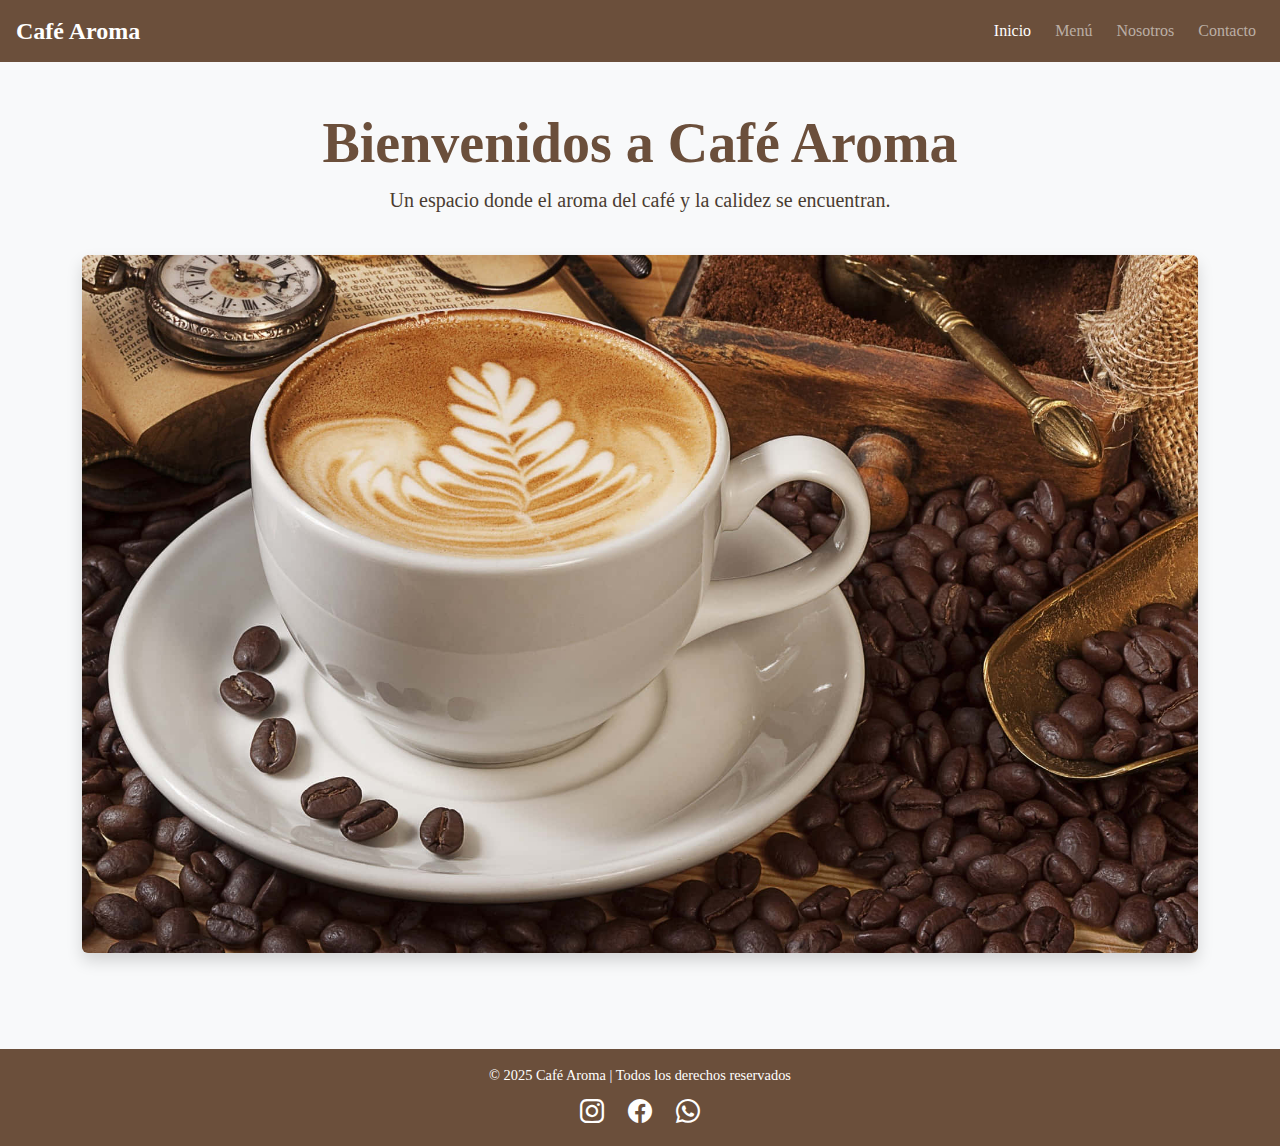
<file: index.html>
<!DOCTYPE html>
<html lang="es">
<head>
    <meta charset="UTF-8">
    <meta name="viewport" content="width=device-width, initial-scale=1.0">
    <title>Café Aroma - Inicio</title>

    <!-- Bootstrap CSS -->
    <link href="https://cdn.jsdelivr.net/npm/bootstrap@5.3.2/dist/css/bootstrap.min.css" rel="stylesheet">

    <!-- Bootstrap Icons -->
    <link rel="stylesheet" href="https://cdn.jsdelivr.net/npm/bootstrap-icons@1.11.1/font/bootstrap-icons.css">

    <!-- Tu CSS -->
    <link rel="stylesheet" href="css/style.css">
</head>

<body class="bg-light">

    <!-- NAVBAR -->
    <nav class="navbar navbar-expand-lg navbar-dark bg-coffee px-3">
        <a class="navbar-brand fw-bold" href="index.html">Café Aroma</a>

        <button class="navbar-toggler" type="button" data-bs-toggle="collapse" data-bs-target="#navbarNav">
            <span class="navbar-toggler-icon"></span>
        </button>

        <div class="collapse navbar-collapse" id="navbarNav">
            <ul class="navbar-nav ms-auto gap-2">
                <li class="nav-item">
                    <a class="nav-link active" href="index.html">Inicio</a>
                </li>
                <li class="nav-item">
                    <a class="nav-link" href="pages/menu.html">Menú</a>
                </li>
                <li class="nav-item">
                    <a class="nav-link" href="pages/nosotros.html">Nosotros</a>
                </li>
                <li class="nav-item">
                    <a class="nav-link" href="pages/contacto.html">Contacto</a>
                </li>
            </ul>
        </div>
    </nav>

    <!-- HERO -->
    <header class="container text-center py-5">
        <h1 class="display-4 fw-bold text-coffee">Bienvenidos a Café Aroma</h1>
        <p class="lead">Un espacio donde el aroma del café y la calidez se encuentran.</p>

        <img src="img/taza.jpg" alt="Taza de café caliente"
             class="img-fluid rounded shadow mt-4">
    </header>

    <!-- FOOTER CON REDES -->
    <footer class="bg-coffee text-white text-center py-3 mt-5">
        <p class="mb-2">© 2025 Café Aroma | Todos los derechos reservados</p>

        <div class="d-flex justify-content-center gap-4 fs-4">

            <a href="https://www.instagram.com/" target="_blank" class="text-white">
                <i class="bi bi-instagram"></i>
            </a>

            <a href="https://www.facebook.com/" target="_blank" class="text-white">
                <i class="bi bi-facebook"></i>
            </a>

            <a href="https://wa.me/5491112345678" target="_blank" class="text-white">
                <i class="bi bi-whatsapp"></i>
            </a>

        </div>
    </footer>

    <script src="https://cdn.jsdelivr.net/npm/bootstrap@5.3.2/dist/js/bootstrap.bundle.min.js"></script>
</body>
</html>
</file>
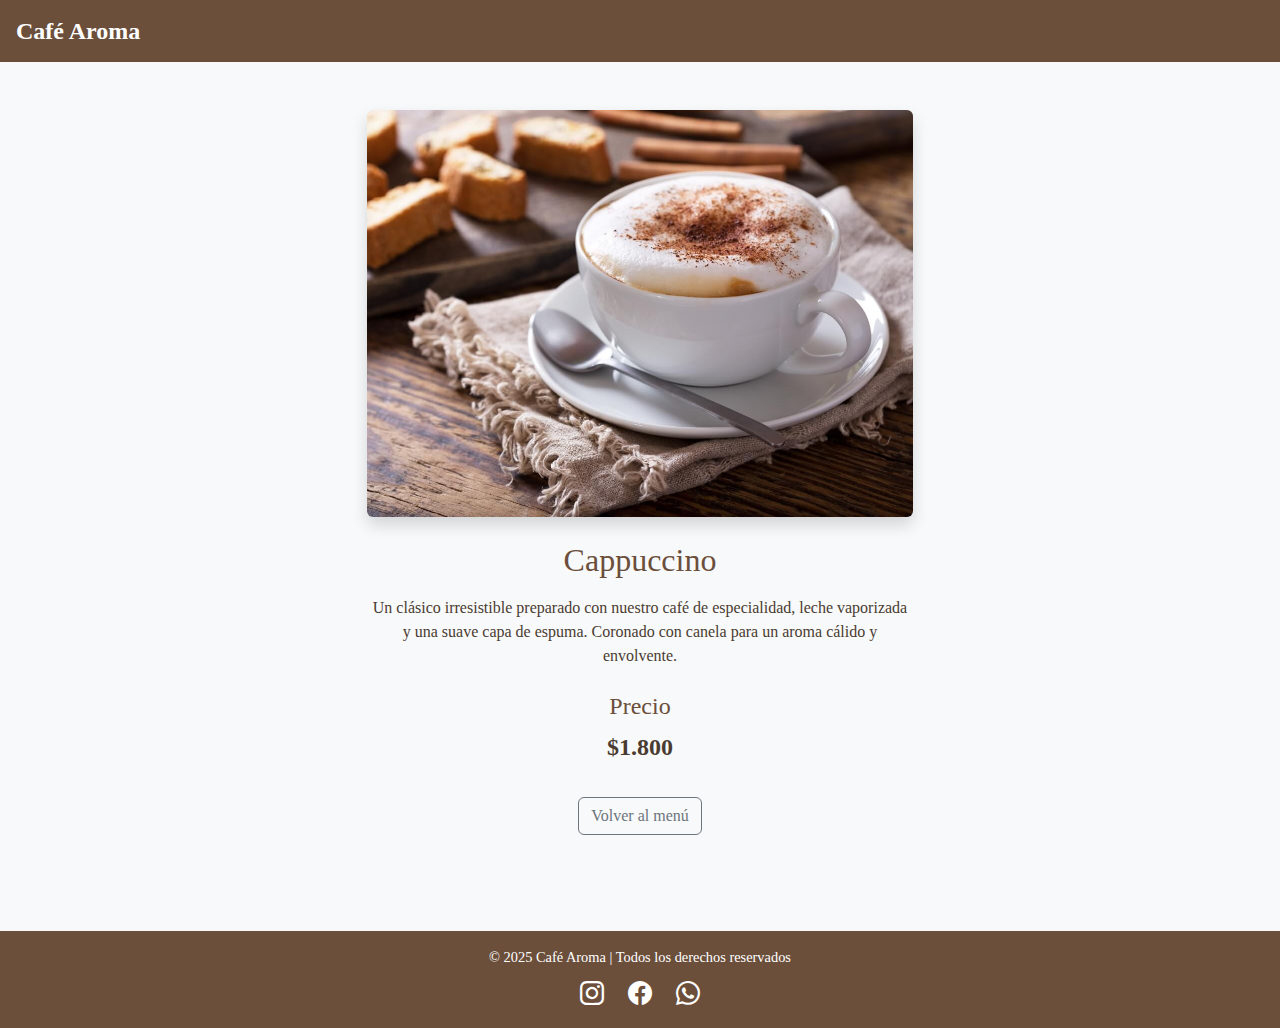
<file: cappuccino.html>
<!DOCTYPE html>
<html lang="es">
<head>
    <meta charset="UTF-8">
    <meta name="viewport" content="width=device-width, initial-scale=1.0">
    <title>Cappuccino - Café Aroma</title>

    <link href="https://cdn.jsdelivr.net/npm/bootstrap@5.3.2/dist/css/bootstrap.min.css" rel="stylesheet">
    <link rel="stylesheet" href="https://cdn.jsdelivr.net/npm/bootstrap-icons@1.11.1/font/bootstrap-icons.css">
    <link rel="stylesheet" href="style.css">
</head>

<body class="bg-light">

    <nav class="navbar navbar-expand-lg navbar-dark bg-coffee px-3">
        <a class="navbar-brand fw-bold" href="index.html">Café Aroma</a>
    </nav>

    <main class="container py-5">

        <div class="row justify-content-center">
            <div class="col-md-6 text-center">
                
                <img src="img/cappuccino.jpg" class="img-fluid rounded shadow mb-4" alt="Cappuccino">

                <h2 class="text-coffee">Cappuccino</h2>
                <p class="mt-3">
                    Un clásico irresistible preparado con nuestro café de especialidad,
                    leche vaporizada y una suave capa de espuma. Coronado con canela para un aroma cálido
                    y envolvente.
                </p>

                <h4 class="text-coffee mt-4">Precio</h4>
                <p class="fs-4"><strong>$1.800</strong></p>

                <a href="menu.html" class="btn btn-outline-secondary mt-3">Volver al menú</a>

            </div>
        </div>

    </main>

    <footer class="bg-coffee text-white text-center py-3 mt-5">
        <p class="mb-2">© 2025 Café Aroma | Todos los derechos reservados</p>

        <div class="d-flex justify-content-center gap-4 fs-4">
            <a href="https://www.instagram.com/" target="_blank" class="text-white"><i class="bi bi-instagram"></i></a>
            <a href="https://www.facebook.com/" target="_blank" class="text-white"><i class="bi bi-facebook"></i></a>
            <a href="https://wa.me/5491112345678" target="_blank" class="text-white"><i class="bi bi-whatsapp"></i></a>
        </div>
    </footer>

    <script src="https://cdn.jsdelivr.net/npm/bootstrap@5.3.2/dist/js/bootstrap.bundle.min.js"></script>
</body>
</html>
</file>
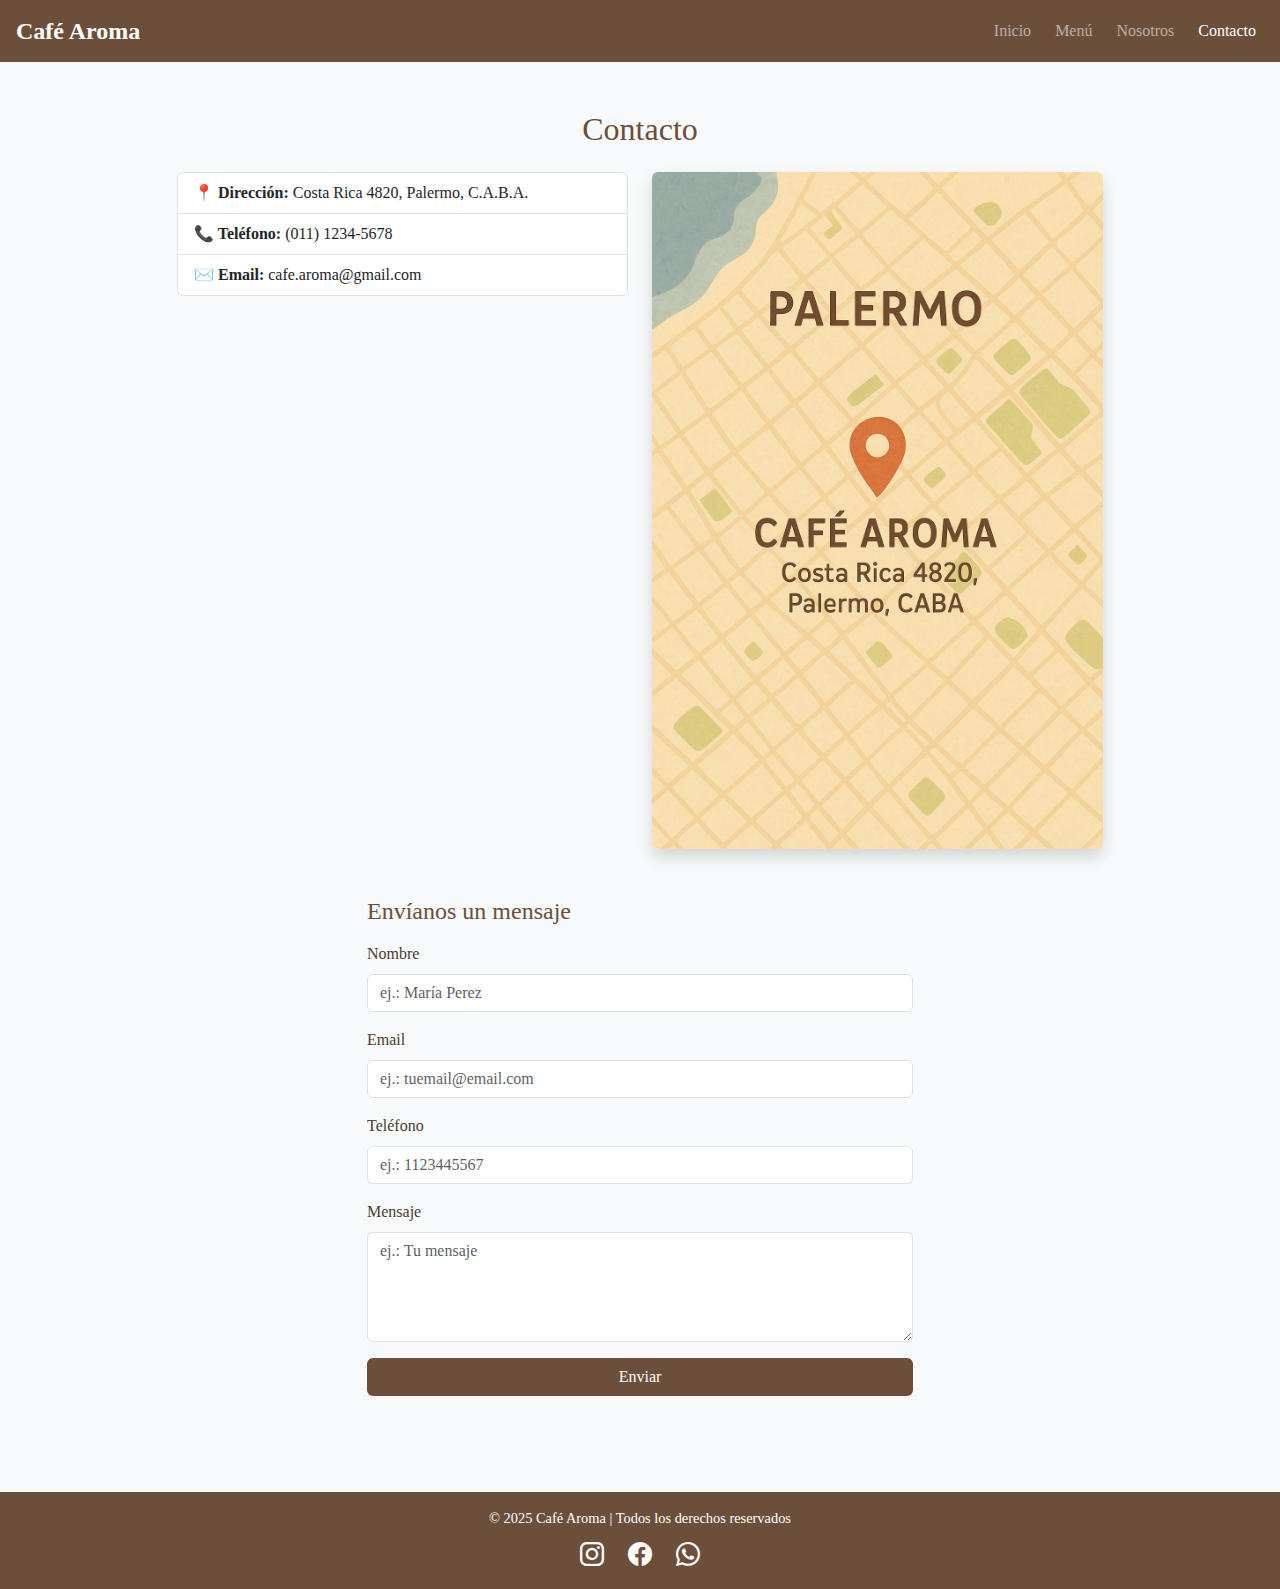
<file: contacto.html>
<!DOCTYPE html>
<html lang="es">
<head>
    <meta charset="UTF-8">
    <meta name="viewport" content="width=device-width, initial-scale=1.0">
    <title>Café Aroma - Contacto</title>

    <!-- Bootstrap CSS -->
    <link href="https://cdn.jsdelivr.net/npm/bootstrap@5.3.2/dist/css/bootstrap.min.css" rel="stylesheet">

    <!-- Bootstrap Icons -->
    <link rel="stylesheet" href="https://cdn.jsdelivr.net/npm/bootstrap-icons@1.11.1/font/bootstrap-icons.css">

    <!-- Tu CSS -->
    <link rel="stylesheet" href="style.css">
</head>

<body class="bg-light">

    <!-- NAVBAR -->
    <nav class="navbar navbar-expand-lg navbar-dark bg-coffee px-3">
        <a class="navbar-brand fw-bold" href="index.html">Café Aroma</a>
        <button class="navbar-toggler" data-bs-toggle="collapse" data-bs-target="#navmenu">
            <span class="navbar-toggler-icon"></span>
        </button>

        <div class="collapse navbar-collapse" id="navmenu">
            <ul class="navbar-nav ms-auto gap-2">
                <li class="nav-item"><a class="nav-link" href="index.html">Inicio</a></li>
                <li class="nav-item"><a class="nav-link" href="menu.html">Menú</a></li>
                <li class="nav-item"><a class="nav-link" href="nosotros.html">Nosotros</a></li>
                <li class="nav-item"><a class="nav-link active" href="contacto.html">Contacto</a></li>
            </ul>
        </div>
    </nav>

    <!-- CONTACTO -->
    <main class="container py-5">

        <h2 class="text-center text-coffee mb-4">Contacto</h2>

        <div class="row justify-content-center g-4">

            <div class="col-md-5">
                <ul class="list-group">
                    <li class="list-group-item"><strong>📍 Dirección:</strong> Costa Rica 4820, Palermo, C.A.B.A.</li>
                    <li class="list-group-item"><strong>📞 Teléfono:</strong> (011) 1234-5678</li>
                    <li class="list-group-item"><strong>✉️ Email:</strong> cafe.aroma@gmail.com</li>
                </ul>
            </div>

            <div class="col-md-5">
                <img src="img/ubi.png" class="img-fluid rounded shadow" alt="Mapa de ubicación del café">
            </div>

        </div>

        <!-- FORMULARIO DE CONTACTO -->
        <div class="row justify-content-center mt-5">
            <div class="col-md-6">

                <h4 class="text-coffee mb-3">Envíanos un mensaje</h4>

                <form action="mailto:cafe.aroma@gmail.com?subject=Consulta%20desde%20la%20Web" 
                      method="POST" enctype="text/plain">

                    <div class="mb-3">
                        <label class="form-label">Nombre</label>
                        <input type="text" class="form-control" name="Nombre" placeholder="ej.: María Perez" required>
                    </div>

                    <div class="mb-3">
                        <label class="form-label">Email</label>
                        <input type="email" class="form-control" name="Email" placeholder="ej.: tuemail@email.com" required>
                    </div>

                    <div class="mb-3">
                        <label class="form-label">Teléfono</label>
                        <input type="tel" class="form-control" name="Telefono" placeholder="ej.: 1123445567">
                    </div>

                    <div class="mb-3">
                        <label class="form-label">Mensaje</label>
                        <textarea class="form-control" name="Mensaje" rows="4" placeholder="ej.: Tu mensaje" required></textarea>
                    </div>

                    <button type="submit" class="btn bg-coffee text-white w-100">
                        Enviar
                    </button>

                </form>

            </div>
        </div>

    </main>

    <!-- FOOTER CON REDES -->
    <footer class="bg-coffee text-white text-center py-3 mt-5">
        <p class="mb-2">© 2025 Café Aroma | Todos los derechos reservados</p>

        <div class="d-flex justify-content-center gap-4 fs-4">

            <!-- Instagram -->
            <a href="https://www.instagram.com/" target="_blank" class="text-white">
                <i class="bi bi-instagram"></i>
            </a>

            <!-- Facebook -->
            <a href="https://www.facebook.com/" target="_blank" class="text-white">
                <i class="bi bi-facebook"></i>
            </a>

            <!-- WhatsApp -->
            <a href="https://wa.me/5491112345678" target="_blank" class="text-white">
                <i class="bi bi-whatsapp"></i>
            </a>

        </div>
    </footer>

    <script src="https://cdn.jsdelivr.net/npm/bootstrap@5.3.2/dist/js/bootstrap.bundle.min.js"></script>
</body>
</html>
</file>
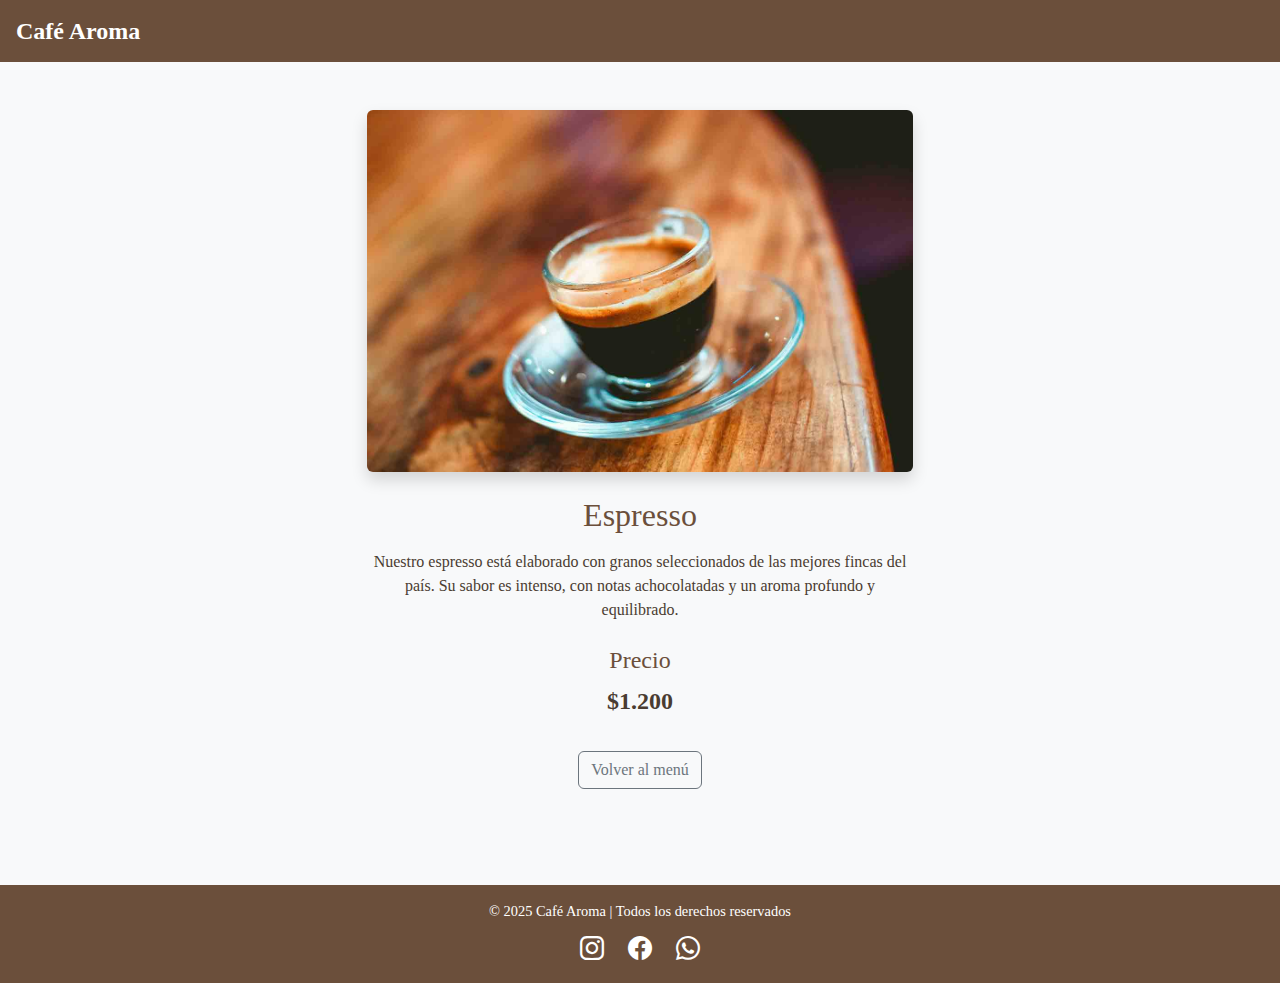
<file: espresso.html>
<!DOCTYPE html>
<html lang="es">
<head>
    <meta charset="UTF-8">
    <meta name="viewport" content="width=device-width, initial-scale=1.0">
    <title>Espresso - Café Aroma</title>

    <link href="https://cdn.jsdelivr.net/npm/bootstrap@5.3.2/dist/css/bootstrap.min.css" rel="stylesheet">
    <link rel="stylesheet" href="https://cdn.jsdelivr.net/npm/bootstrap-icons@1.11.1/font/bootstrap-icons.css">
    <link rel="stylesheet" href="style.css">
</head>

<body class="bg-light">

    <nav class="navbar navbar-expand-lg navbar-dark bg-coffee px-3">
        <a class="navbar-brand fw-bold" href="index.html">Café Aroma</a>
    </nav>

    <main class="container py-5">

        <div class="row justify-content-center">
            <div class="col-md-6 text-center">
                
                <img src="img/espresso.jpg" class="img-fluid rounded shadow mb-4" alt="Espresso">

                <h2 class="text-coffee">Espresso</h2>
                <p class="mt-3">
                    Nuestro espresso está elaborado con granos seleccionados de las mejores fincas del país.
                    Su sabor es intenso, con notas achocolatadas y un aroma profundo y equilibrado.
                </p>

                <h4 class="text-coffee mt-4">Precio</h4>
                <p class="fs-4"><strong>$1.200</strong></p>

                <a href="menu.html" class="btn btn-outline-secondary mt-3">Volver al menú</a>

            </div>
        </div>

    </main>

    <footer class="bg-coffee text-white text-center py-3 mt-5">
        <p class="mb-2">© 2025 Café Aroma | Todos los derechos reservados</p>

        <div class="d-flex justify-content-center gap-4 fs-4">
            <a href="https://www.instagram.com/" target="_blank" class="text-white"><i class="bi bi-instagram"></i></a>
            <a href="https://www.facebook.com/" target="_blank" class="text-white"><i class="bi bi-facebook"></i></a>
            <a href="https://wa.me/5491112345678" target="_blank" class="text-white"><i class="bi bi-whatsapp"></i></a>
        </div>
    </footer>

    <script src="https://cdn.jsdelivr.net/npm/bootstrap@5.3.2/dist/js/bootstrap.bundle.min.js"></script>
</body>
</html>
</file>
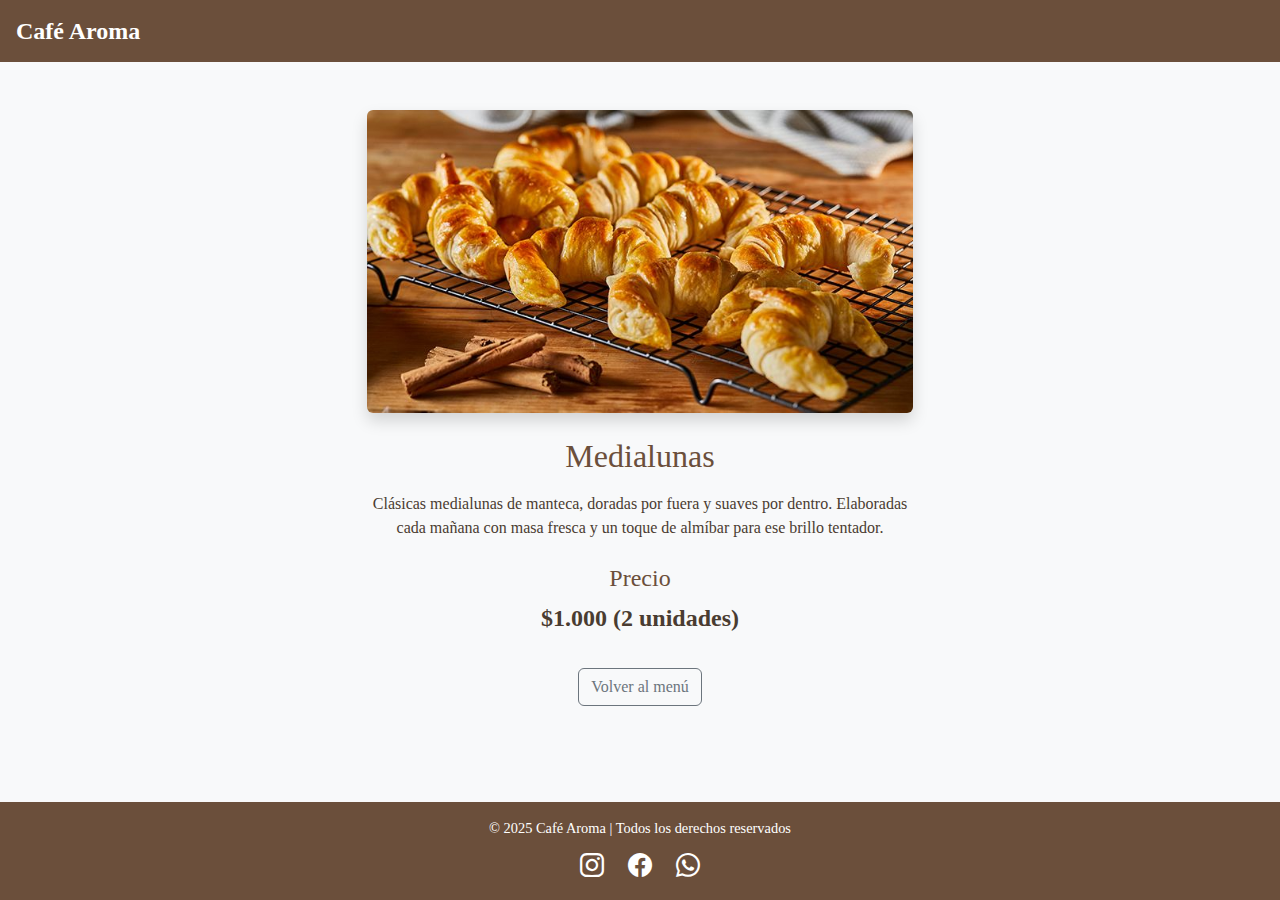
<file: medialunas.html>
<!DOCTYPE html>
<html lang="es">
<head>
    <meta charset="UTF-8">
    <meta name="viewport" content="width=device-width, initial-scale=1.0">
    <title>Medialunas - Café Aroma</title>

    <link href="https://cdn.jsdelivr.net/npm/bootstrap@5.3.2/dist/css/bootstrap.min.css" rel="stylesheet">
    <link rel="stylesheet" href="https://cdn.jsdelivr.net/npm/bootstrap-icons@1.11.1/font/bootstrap-icons.css">
    <link rel="stylesheet" href="style.css">
</head>

<body class="bg-light">

    <nav class="navbar navbar-expand-lg navbar-dark bg-coffee px-3">
        <a class="navbar-brand fw-bold" href="index.html">Café Aroma</a>
    </nav>

    <main class="container py-5">

        <div class="row justify-content-center">
            <div class="col-md-6 text-center">
                
                <img src="img/medialunas.jpg" class="img-fluid rounded shadow mb-4" alt="Medialunas">

                <h2 class="text-coffee">Medialunas</h2>
                <p class="mt-3">
                    Clásicas medialunas de manteca, doradas por fuera y suaves por dentro.
                    Elaboradas cada mañana con masa fresca y un toque de almíbar para ese brillo tentador.
                </p>

                <h4 class="text-coffee mt-4">Precio</h4>
                <p class="fs-4"><strong>$1.000 (2 unidades)</strong></p>

                <a href="menu.html" class="btn btn-outline-secondary mt-3">Volver al menú</a>

            </div>
        </div>

    </main>

    <footer class="bg-coffee text-white text-center py-3 mt-5">
        <p class="mb-2">© 2025 Café Aroma | Todos los derechos reservados</p>

        <div class="d-flex justify-content-center gap-4 fs-4">
            <a href="https://www.instagram.com/" target="_blank" class="text-white"><i class="bi bi-instagram"></i></a>
            <a href="https://www.facebook.com/" target="_blank" class="text-white"><i class="bi bi-facebook"></i></a>
            <a href="https://wa.me/5491112345678" target="_blank" class="text-white"><i class="bi bi-whatsapp"></i></a>
        </div>
    </footer>

    <script src="https://cdn.jsdelivr.net/npm/bootstrap@5.3.2/dist/js/bootstrap.bundle.min.js"></script>
</body>
</html>
</file>
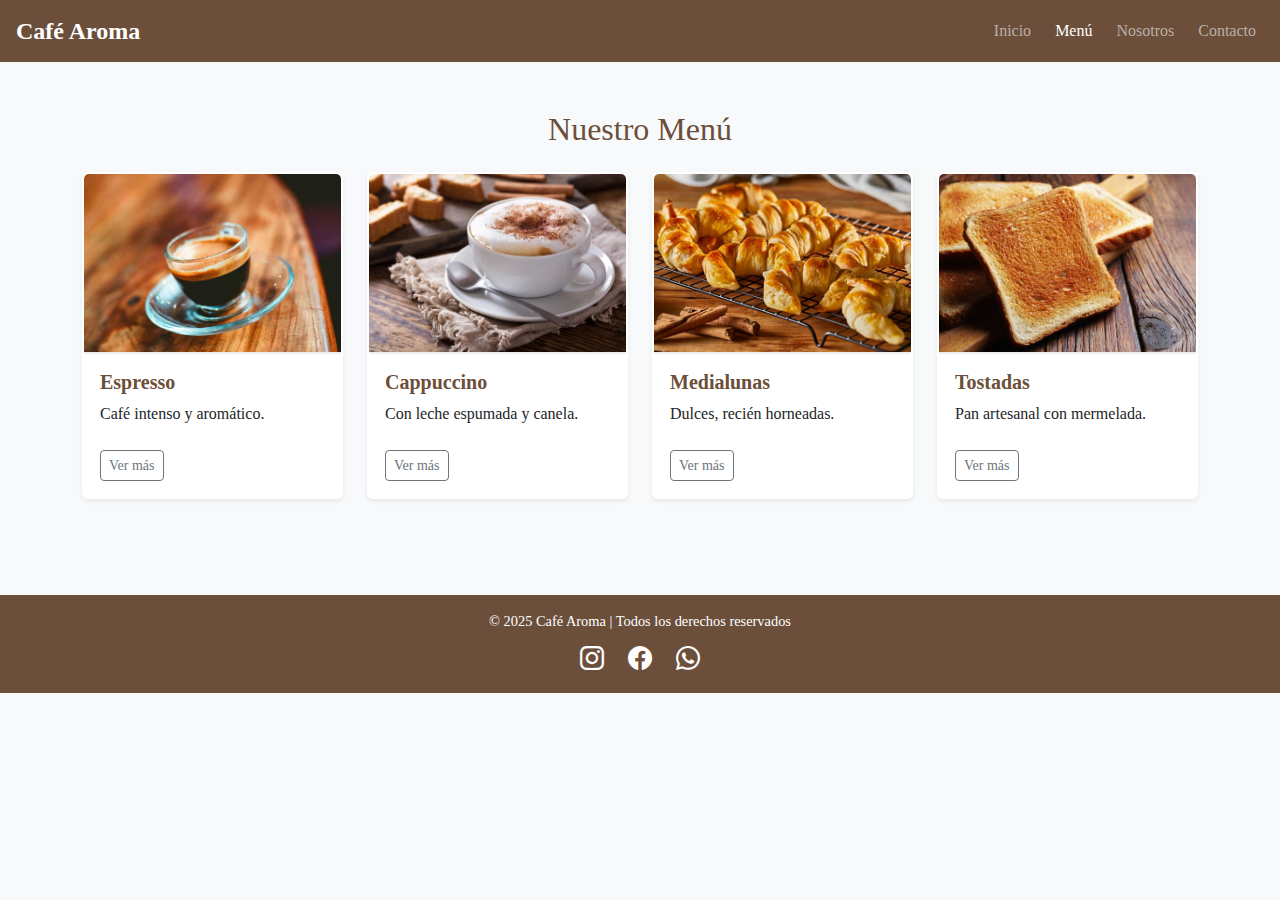
<file: menu.html>
<!DOCTYPE html>
<html lang="es">
<head>
    <meta charset="UTF-8">
    <meta name="viewport" content="width=device-width, initial-scale=1.0">
    <title>Café Aroma - Menú</title>

    <!-- Bootstrap CSS -->
    <link href="https://cdn.jsdelivr.net/npm/bootstrap@5.3.2/dist/css/bootstrap.min.css" rel="stylesheet">

    <!-- Bootstrap Icons -->
    <link rel="stylesheet" href="https://cdn.jsdelivr.net/npm/bootstrap-icons@1.11.1/font/bootstrap-icons.css">

    <!-- Tu CSS -->
    <link rel="stylesheet" href="style.css">
</head>

<body class="bg-light">

    <!-- NAVBAR -->
    <nav class="navbar navbar-expand-lg navbar-dark bg-coffee px-3">
        <a class="navbar-brand fw-bold" href="index.html">Café Aroma</a>
        <button class="navbar-toggler" data-bs-toggle="collapse" data-bs-target="#navmenu">
            <span class="navbar-toggler-icon"></span>
        </button>

        <div class="collapse navbar-collapse" id="navmenu">
            <ul class="navbar-nav ms-auto gap-2">
                <li class="nav-item"><a class="nav-link" href="index.html">Inicio</a></li>
                <li class="nav-item"><a class="nav-link active" href="menu.html">Menú</a></li>
                <li class="nav-item"><a class="nav-link" href="nosotros.html">Nosotros</a></li>
                <li class="nav-item"><a class="nav-link" href="contacto.html">Contacto</a></li>
            </ul>
        </div>
    </nav>

    <!-- MENÚ -->
    <main class="container py-5">
        <h2 class="text-center text-coffee mb-4">Nuestro Menú</h2>

        <div class="row g-4">

            <div class="col-md-6 col-lg-3">
                <div class="card shadow-sm h-100">
                    <img src="img/espresso.jpg" class="card-img-top" alt="Espresso">
                    <div class="card-body">
                        <h5 class="card-title text-coffee">Espresso</h5>
                        <p class="card-text">Café intenso y aromático.</p>
                        <a href="espresso.html" class="btn btn-outline-secondary btn-sm mt-2">Ver más</a>
                    </div>
                </div>
            </div>

            <div class="col-md-6 col-lg-3">
                <div class="card shadow-sm h-100">
                    <img src="img/cappuccino.jpg" class="card-img-top" alt="Cappuccino">
                    <div class="card-body">
                        <h5 class="card-title text-coffee">Cappuccino</h5>
                        <p class="card-text">Con leche espumada y canela.</p>
                        <a href="cappuccino.html" class="btn btn-outline-secondary btn-sm mt-2">Ver más</a>
                    </div>
                </div>
            </div>

            <div class="col-md-6 col-lg-3">
                <div class="card shadow-sm h-100">
                    <img src="img/medialunas.jpg" class="card-img-top" alt="Medialunas">
                    <div class="card-body">
                        <h5 class="card-title text-coffee">Medialunas</h5>
                        <p class="card-text">Dulces, recién horneadas.</p>
                        <a href="medialunas.html" class="btn btn-outline-secondary btn-sm mt-2">Ver más</a>
                    </div>
                </div>
            </div>

            <div class="col-md-6 col-lg-3">
                <div class="card shadow-sm h-100">
                    <img src="img/tostadas.jpg" class="card-img-top" alt="Tostadas">
                    <div class="card-body">
                        <h5 class="card-title text-coffee">Tostadas</h5>
                        <p class="card-text">Pan artesanal con mermelada.</p>
                        <a href="tostadas.html" class="btn btn-outline-secondary btn-sm mt-2">Ver más</a>
                    </div>
                </div>
            </div>

        </div>
    </main>

    <!-- FOOTER CON REDES -->
    <footer class="bg-coffee text-white text-center py-3 mt-5">
        <p class="mb-2">© 2025 Café Aroma | Todos los derechos reservados</p>

        <div class="d-flex justify-content-center gap-4 fs-4">
            <a href="https://www.instagram.com/" target="_blank" class="text-white"><i class="bi bi-instagram"></i></a>
            <a href="https://www.facebook.com/" target="_blank" class="text-white"><i class="bi bi-facebook"></i></a>
            <a href="https://wa.me/5491112345678" target="_blank" class="text-white"><i class="bi bi-whatsapp"></i></a>
        </div>
    </footer>

    <script src="https://cdn.jsdelivr.net/npm/bootstrap@5.3.2/dist/js/bootstrap.bundle.min.js"></script>
</body>
</html>
</file>
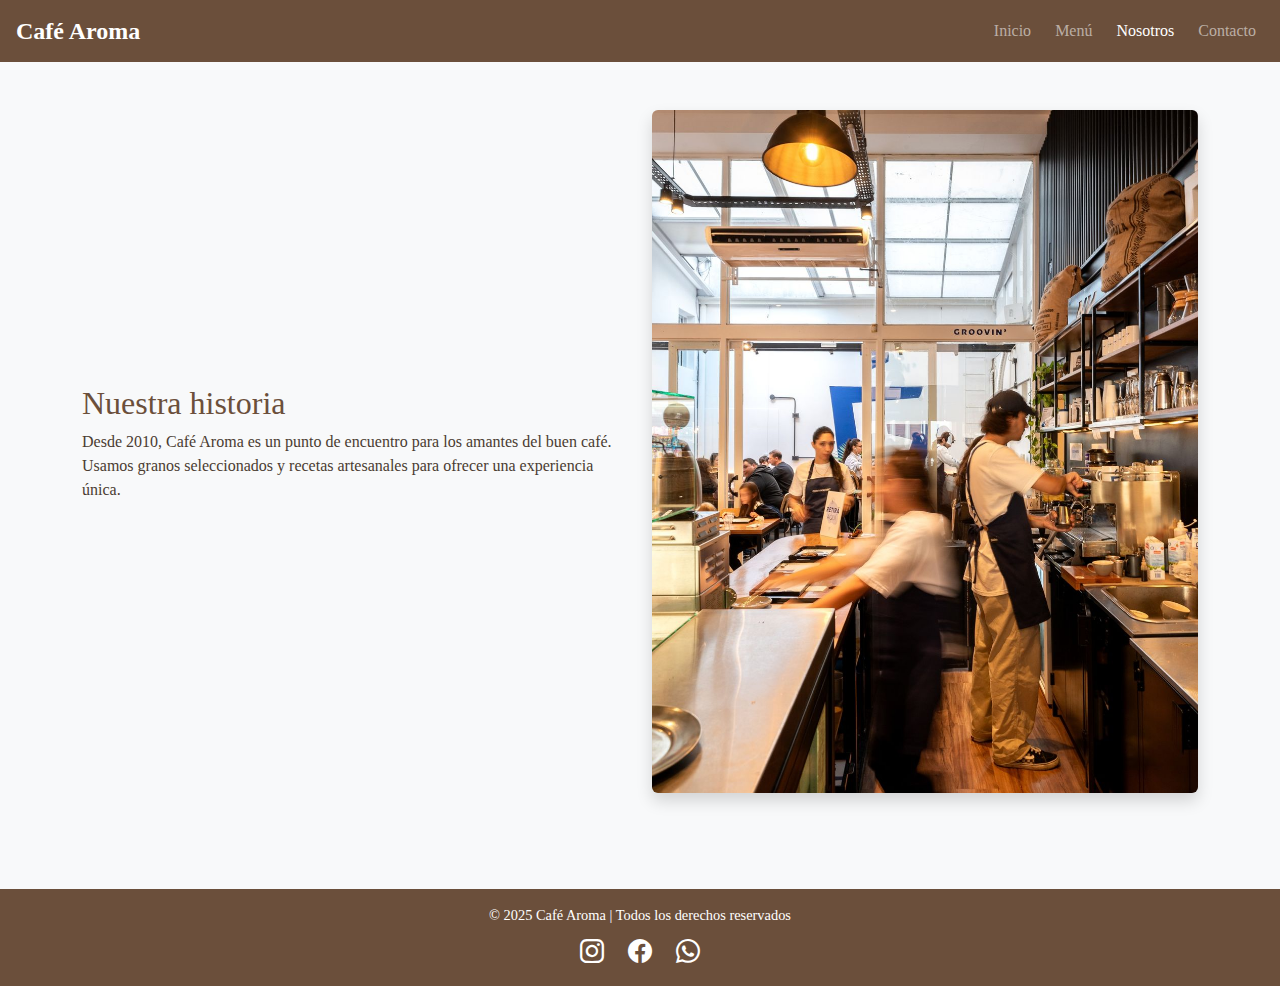
<file: nosotros.html>
<!DOCTYPE html>
<html lang="es">
<head>
    <meta charset="UTF-8">
    <meta name="viewport" content="width=device-width, initial-scale=1.0">
    <title>Café Aroma - Nosotros</title>

    <!-- Bootstrap CSS -->
    <link href="https://cdn.jsdelivr.net/npm/bootstrap@5.3.2/dist/css/bootstrap.min.css" rel="stylesheet">

    <!-- Bootstrap Icons -->
    <link rel="stylesheet" href="https://cdn.jsdelivr.net/npm/bootstrap-icons@1.11.1/font/bootstrap-icons.css">

    <!-- Tu CSS -->
    <link rel="stylesheet" href="style.css">
</head>

<body class="bg-light">

    <!-- NAVBAR -->
    <nav class="navbar navbar-expand-lg navbar-dark bg-coffee px-3">
        <a class="navbar-brand fw-bold" href="index.html">Café Aroma</a>
        <button class="navbar-toggler" data-bs-toggle="collapse" data-bs-target="#navmenu">
            <span class="navbar-toggler-icon"></span>
        </button>

        <div class="collapse navbar-collapse" id="navmenu">
            <ul class="navbar-nav ms-auto gap-2">
                <li class="nav-item"><a class="nav-link" href="index.html">Inicio</a></li>
                <li class="nav-item"><a class="nav-link" href="menu.html">Menú</a></li>
                <li class="nav-item"><a class="nav-link active" href="nosotros.html">Nosotros</a></li>
                <li class="nav-item"><a class="nav-link" href="contacto.html">Contacto</a></li>
            </ul>
        </div>
    </nav>

    <!-- NOSOTROS -->
    <main class="container py-5">
        <div class="row justify-content-center align-items-center g-4">

            <div class="col-md-6">
                <h2 class="text-coffee">Nuestra historia</h2>
                <p>
                    Desde 2010, Café Aroma es un punto de encuentro para los amantes del buen café.  
                    Usamos granos seleccionados y recetas artesanales para ofrecer una experiencia única.
                </p>
            </div>

            <div class="col-md-6">
                <img src="img/cafeteria.jpg" class="img-fluid rounded shadow" alt="Interior del café">
            </div>

        </div>
    </main>

    <!-- FOOTER CON REDES -->
    <footer class="bg-coffee text-white text-center py-3 mt-5">
        <p class="mb-2">© 2025 Café Aroma | Todos los derechos reservados</p>

        <div class="d-flex justify-content-center gap-4 fs-4">

            <!-- Instagram -->
            <a href="https://www.instagram.com/" target="_blank" class="text-white">
                <i class="bi bi-instagram"></i>
            </a>

            <!-- Facebook -->
            <a href="https://www.facebook.com/" target="_blank" class="text-white">
                <i class="bi bi-facebook"></i>
            </a>

            <!-- WhatsApp -->
            <a href="https://wa.me/5491112345678" target="_blank" class="text-white">
                <i class="bi bi-whatsapp"></i>
            </a>

        </div>
    </footer>

    <script src="https://cdn.jsdelivr.net/npm/bootstrap@5.3.2/dist/js/bootstrap.bundle.min.js"></script>
</body>
</html>
</file>
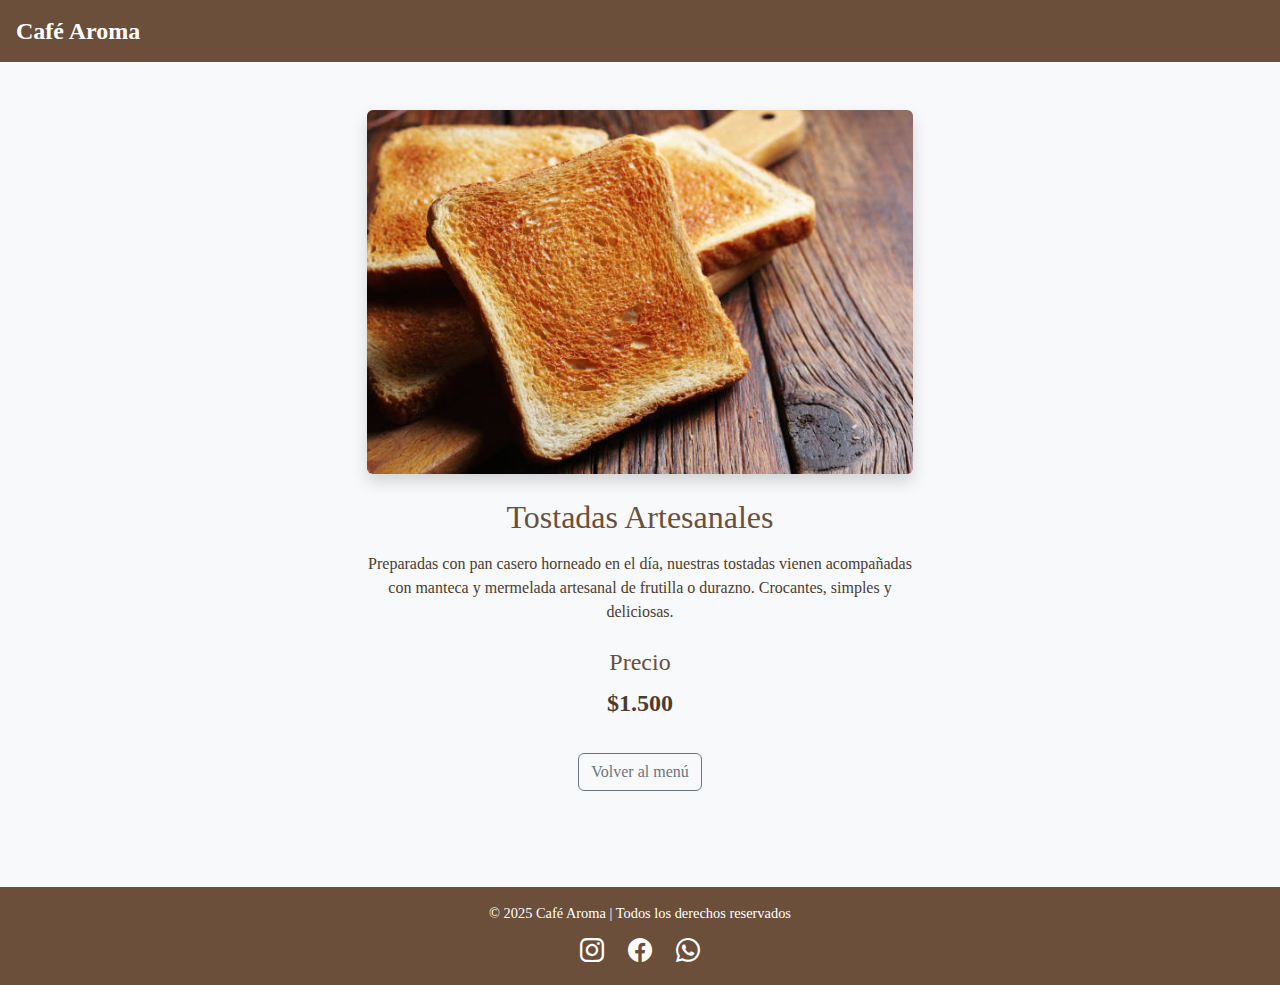
<file: tostadas.html>
<!DOCTYPE html>
<html lang="es">
<head>
    <meta charset="UTF-8">
    <meta name="viewport" content="width=device-width, initial-scale=1.0">
    <title>Tostadas - Café Aroma</title>

    <link href="https://cdn.jsdelivr.net/npm/bootstrap@5.3.2/dist/css/bootstrap.min.css" rel="stylesheet">
    <link rel="stylesheet" href="https://cdn.jsdelivr.net/npm/bootstrap-icons@1.11.1/font/bootstrap-icons.css">
    <link rel="stylesheet" href="style.css">
</head>

<body class="bg-light">

    <nav class="navbar navbar-expand-lg navbar-dark bg-coffee px-3">
        <a class="navbar-brand fw-bold" href="index.html">Café Aroma</a>
    </nav>

    <main class="container py-5">

        <div class="row justify-content-center">
            <div class="col-md-6 text-center">
                
                <img src="img/tostadas.jpg" class="img-fluid rounded shadow mb-4" alt="Tostadas">

                <h2 class="text-coffee">Tostadas Artesanales</h2>
                <p class="mt-3">
                    Preparadas con pan casero horneado en el día, nuestras tostadas vienen acompañadas
                    con manteca y mermelada artesanal de frutilla o durazno. Crocantes, simples y deliciosas.
                </p>

                <h4 class="text-coffee mt-4">Precio</h4>
                <p class="fs-4"><strong>$1.500</strong></p>

                <a href="menu.html" class="btn btn-outline-secondary mt-3">Volver al menú</a>

            </div>
        </div>

    </main>

    <footer class="bg-coffee text-white text-center py-3 mt-5">
        <p class="mb-2">© 2025 Café Aroma | Todos los derechos reservados</p>

        <div class="d-flex justify-content-center gap-4 fs-4">
            <a href="https://www.instagram.com/" target="_blank" class="text-white"><i class="bi bi-instagram"></i></a>
            <a href="https://www.facebook.com/" target="_blank" class="text-white"><i class="bi bi-facebook"></i></a>
            <a href="https://wa.me/5491112345678" target="_blank" class="text-white"><i class="bi bi-whatsapp"></i></a>
        </div>
    </footer>

    <script src="https://cdn.jsdelivr.net/npm/bootstrap@5.3.2/dist/js/bootstrap.bundle.min.js"></script>
</body>
</html>
</file>
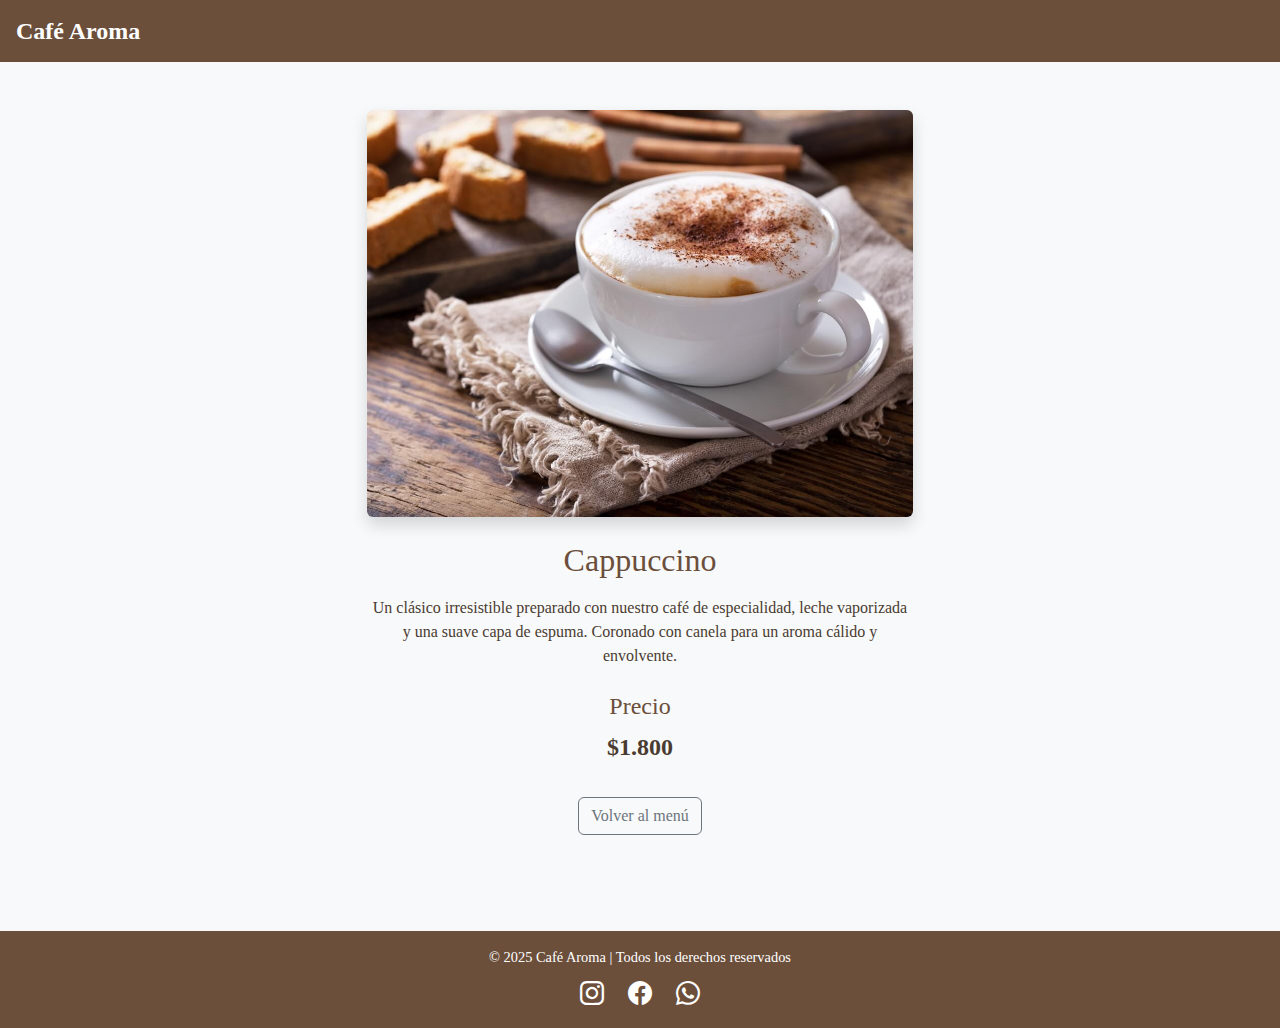
<file: pages/cappuccino.html>
<!DOCTYPE html>
<html lang="es">
<head>
    <meta charset="UTF-8">
    <meta name="viewport" content="width=device-width, initial-scale=1.0">
    <title>Cappuccino - Café Aroma</title>

    <link href="https://cdn.jsdelivr.net/npm/bootstrap@5.3.2/dist/css/bootstrap.min.css" rel="stylesheet">
    <link rel="stylesheet" href="https://cdn.jsdelivr.net/npm/bootstrap-icons@1.11.1/font/bootstrap-icons.css">
    <link rel="stylesheet" href="../css/style.css">
</head>

<body class="bg-light">

    <nav class="navbar navbar-expand-lg navbar-dark bg-coffee px-3">
        <a class="navbar-brand fw-bold" href="../index.html">Café Aroma</a>
    </nav>

    <main class="container py-5">

        <div class="row justify-content-center">
            <div class="col-md-6 text-center">
                
                <img src="../img/cappuccino.jpg" class="img-fluid rounded shadow mb-4" alt="Cappuccino">

                <h2 class="text-coffee">Cappuccino</h2>
                <p class="mt-3">
                    Un clásico irresistible preparado con nuestro café de especialidad,
                    leche vaporizada y una suave capa de espuma. Coronado con canela para un aroma cálido
                    y envolvente.
                </p>

                <h4 class="text-coffee mt-4">Precio</h4>
                <p class="fs-4"><strong>$1.800</strong></p>

                <a href="menu.html" class="btn btn-outline-secondary mt-3">Volver al menú</a>

            </div>
        </div>

    </main>

    <footer class="bg-coffee text-white text-center py-3 mt-5">
        <p class="mb-2">© 2025 Café Aroma | Todos los derechos reservados</p>

        <div class="d-flex justify-content-center gap-4 fs-4">
            <a href="https://www.instagram.com/" target="_blank" class="text-white"><i class="bi bi-instagram"></i></a>
            <a href="https://www.facebook.com/" target="_blank" class="text-white"><i class="bi bi-facebook"></i></a>
            <a href="https://wa.me/5491112345678" target="_blank" class="text-white"><i class="bi bi-whatsapp"></i></a>
        </div>
    </footer>

    <script src="https://cdn.jsdelivr.net/npm/bootstrap@5.3.2/dist/js/bootstrap.bundle.min.js"></script>
</body>
</html>
</file>
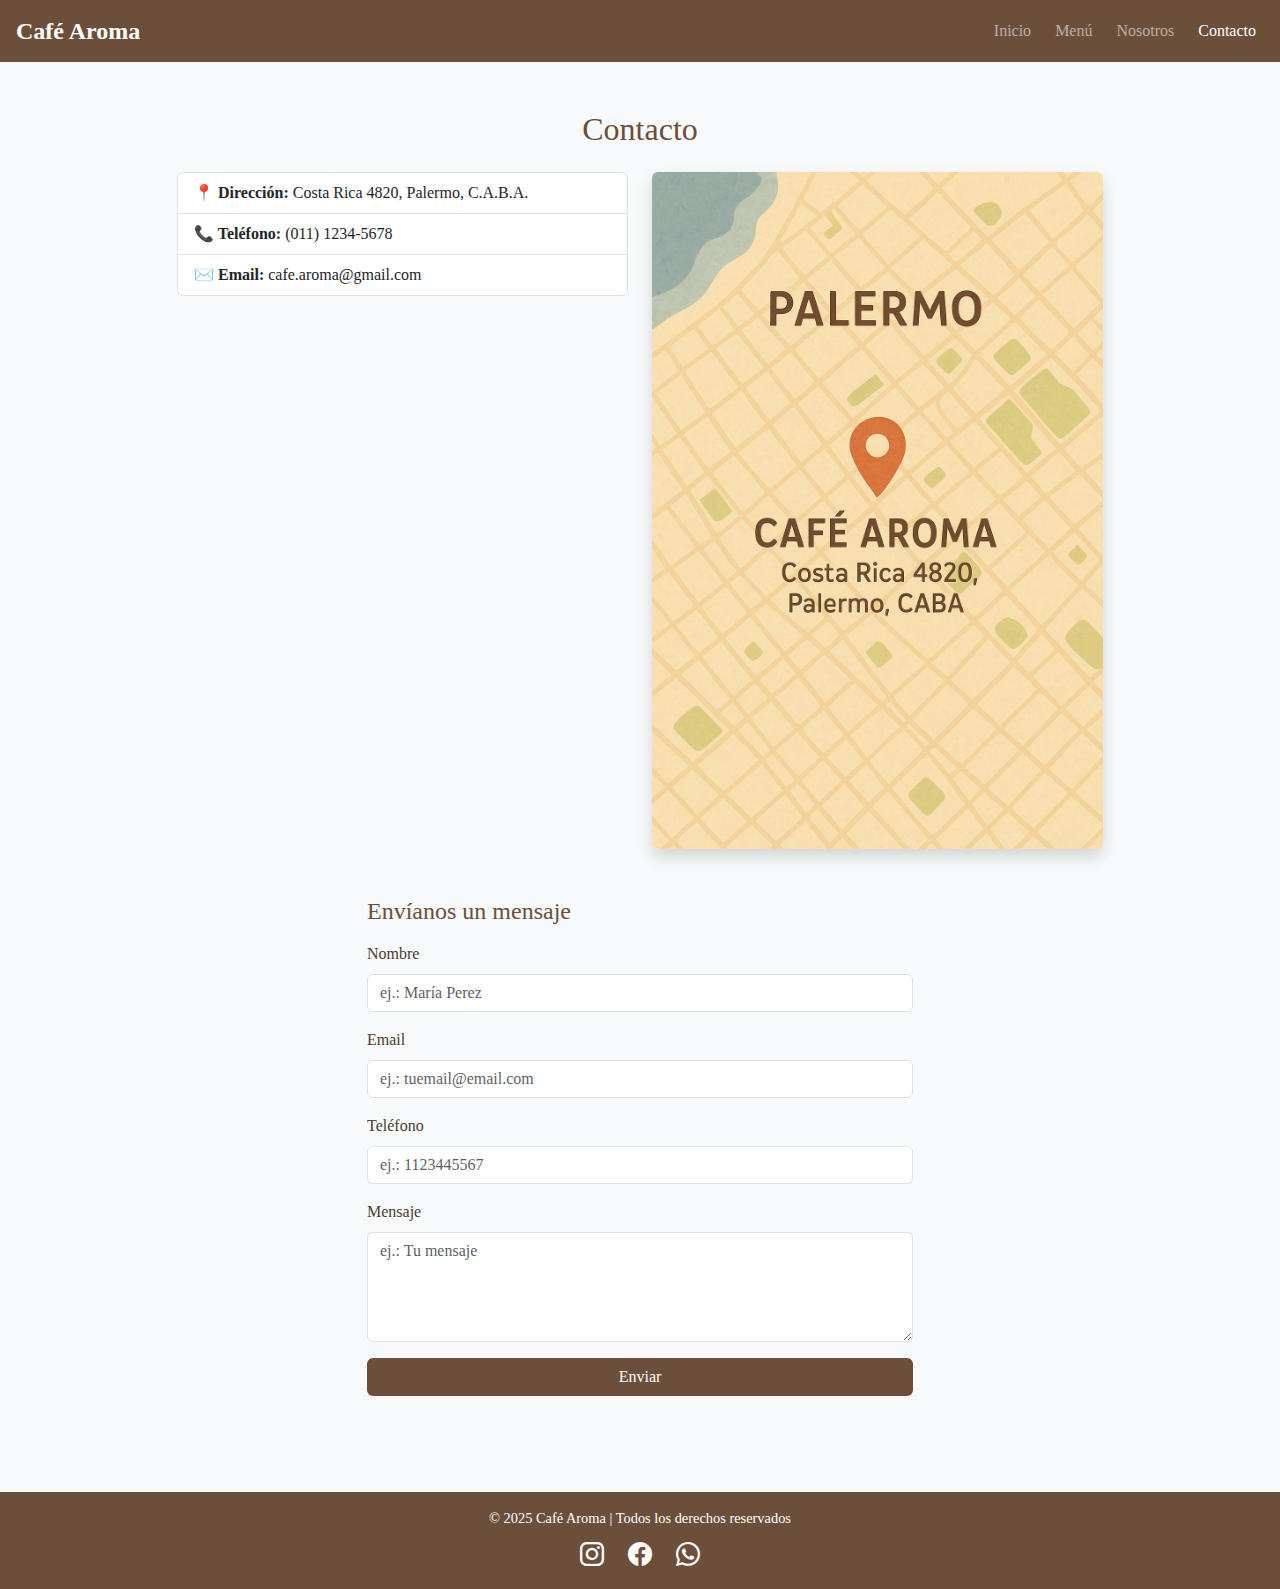
<file: pages/contacto.html>
<!DOCTYPE html>
<html lang="es">
<head>
    <meta charset="UTF-8">
    <meta name="viewport" content="width=device-width, initial-scale=1.0">
    <title>Café Aroma - Contacto</title>

    <!-- Bootstrap CSS -->
    <link href="https://cdn.jsdelivr.net/npm/bootstrap@5.3.2/dist/css/bootstrap.min.css" rel="stylesheet">

    <!-- Bootstrap Icons -->
    <link rel="stylesheet" href="https://cdn.jsdelivr.net/npm/bootstrap-icons@1.11.1/font/bootstrap-icons.css">

    <!-- Tu CSS -->
    <link rel="stylesheet" href="../css/style.css">
</head>

<body class="bg-light">

    <!-- NAVBAR -->
    <nav class="navbar navbar-expand-lg navbar-dark bg-coffee px-3">
        <a class="navbar-brand fw-bold" href="../index.html">Café Aroma</a>
        <button class="navbar-toggler" data-bs-toggle="collapse" data-bs-target="#navmenu">
            <span class="navbar-toggler-icon"></span>
        </button>

        <div class="collapse navbar-collapse" id="navmenu">
            <ul class="navbar-nav ms-auto gap-2">
                <li class="nav-item">
                    <a class="nav-link" href="../index.html">Inicio</a>
                </li>
                <li class="nav-item">
                    <a class="nav-link" href="menu.html">Menú</a>
                </li>
                <li class="nav-item">
                    <a class="nav-link" href="nosotros.html">Nosotros</a>
                </li>
                <li class="nav-item">
                    <a class="nav-link active" href="contacto.html">Contacto</a>
                </li>
            </ul>
        </div>
    </nav>

    <!-- CONTACTO -->
    <main class="container py-5">

        <h2 class="text-center text-coffee mb-4">Contacto</h2>

        <div class="row justify-content-center g-4">

            <div class="col-md-5">
                <ul class="list-group">
                    <li class="list-group-item"><strong>📍 Dirección:</strong> Costa Rica 4820, Palermo, C.A.B.A.</li>
                    <li class="list-group-item"><strong>📞 Teléfono:</strong> (011) 1234-5678</li>
                    <li class="list-group-item"><strong>✉️ Email:</strong> cafe.aroma@gmail.com</li>
                </ul>
            </div>

            <div class="col-md-5">
                <img src="../img/ubi.png" class="img-fluid rounded shadow" alt="Mapa de ubicación del café">
            </div>

        </div>

        <!-- FORMULARIO DE CONTACTO -->
        <div class="row justify-content-center mt-5">
            <div class="col-md-6">

                <h4 class="text-coffee mb-3">Envíanos un mensaje</h4>

                <form action="mailto:cafe.aroma@gmail.com?subject=Consulta%20desde%20la%20Web" 
                      method="POST" enctype="text/plain">

                    <div class="mb-3">
                        <label class="form-label">Nombre</label>
                        <input type="text" class="form-control" name="Nombre" placeholder="ej.: María Perez" required>
                    </div>

                    <div class="mb-3">
                        <label class="form-label">Email</label>
                        <input type="email" class="form-control" name="Email" placeholder="ej.: tuemail@email.com" required>
                    </div>

                    <div class="mb-3">
                        <label class="form-label">Teléfono</label>
                        <input type="tel" class="form-control" name="Telefono" placeholder="ej.: 1123445567">
                    </div>

                    <div class="mb-3">
                        <label class="form-label">Mensaje</label>
                        <textarea class="form-control" name="Mensaje" rows="4" placeholder="ej.: Tu mensaje" required></textarea>
                    </div>

                    <button type="submit" class="btn bg-coffee text-white w-100">
                        Enviar
                    </button>

                </form>

            </div>
        </div>

    </main>

    <!-- FOOTER CON REDES -->
    <footer class="bg-coffee text-white text-center py-3 mt-5">
        <p class="mb-2">© 2025 Café Aroma | Todos los derechos reservados</p>

        <div class="d-flex justify-content-center gap-4 fs-4">
            <a href="https://www.instagram.com/" target="_blank" class="text-white">
                <i class="bi bi-instagram"></i>
            </a>
            <a href="https://www.facebook.com/" target="_blank" class="text-white">
                <i class="bi bi-facebook"></i>
            </a>
            <a href="https://wa.me/5491112345678" target="_blank" class="text-white">
                <i class="bi bi-whatsapp"></i>
            </a>
        </div>
    </footer>

    <script src="https://cdn.jsdelivr.net/npm/bootstrap@5.3.2/dist/js/bootstrap.bundle.min.js"></script>
</body>
</html>
</file>
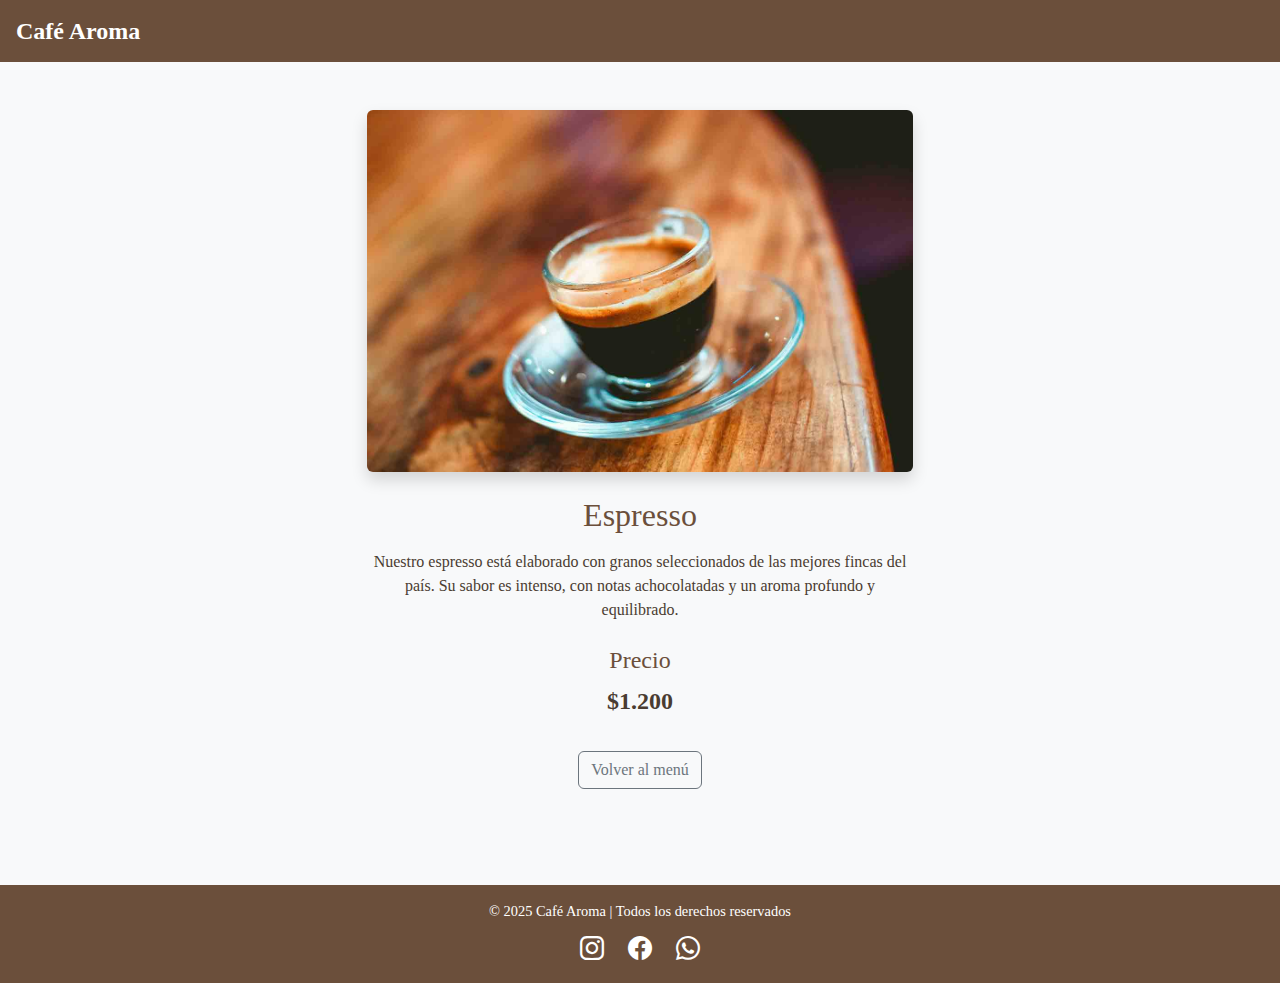
<file: pages/espresso.html>
<!DOCTYPE html>
<html lang="es">
<head>
    <meta charset="UTF-8">
    <meta name="viewport" content="width=device-width, initial-scale=1.0">
    <title>Espresso - Café Aroma</title>

    <link href="https://cdn.jsdelivr.net/npm/bootstrap@5.3.2/dist/css/bootstrap.min.css" rel="stylesheet">
    <link rel="stylesheet" href="https://cdn.jsdelivr.net/npm/bootstrap-icons@1.11.1/font/bootstrap-icons.css">
    <link rel="stylesheet" href="../css/style.css">
</head>

<body class="bg-light">

    <nav class="navbar navbar-expand-lg navbar-dark bg-coffee px-3">
        <a class="navbar-brand fw-bold" href="../index.html">Café Aroma</a>
    </nav>

    <main class="container py-5">

        <div class="row justify-content-center">
            <div class="col-md-6 text-center">
                
                <img src="../img/espresso.jpg" class="img-fluid rounded shadow mb-4" alt="Espresso">

                <h2 class="text-coffee">Espresso</h2>
                <p class="mt-3">
                    Nuestro espresso está elaborado con granos seleccionados de las mejores fincas del país.
                    Su sabor es intenso, con notas achocolatadas y un aroma profundo y equilibrado.
                </p>

                <h4 class="text-coffee mt-4">Precio</h4>
                <p class="fs-4"><strong>$1.200</strong></p>

                <a href="menu.html" class="btn btn-outline-secondary mt-3">Volver al menú</a>

            </div>
        </div>

    </main>

    <footer class="bg-coffee text-white text-center py-3 mt-5">
        <p class="mb-2">© 2025 Café Aroma | Todos los derechos reservados</p>

        <div class="d-flex justify-content-center gap-4 fs-4">
            <a href="https://www.instagram.com/" target="_blank" class="text-white"><i class="bi bi-instagram"></i></a>
            <a href="https://www.facebook.com/" target="_blank" class="text-white"><i class="bi bi-facebook"></i></a>
            <a href="https://wa.me/5491112345678" target="_blank" class="text-white"><i class="bi bi-whatsapp"></i></a>
        </div>
    </footer>

    <script src="https://cdn.jsdelivr.net/npm/bootstrap@5.3.2/dist/js/bootstrap.bundle.min.js"></script>
</body>
</html>
</file>
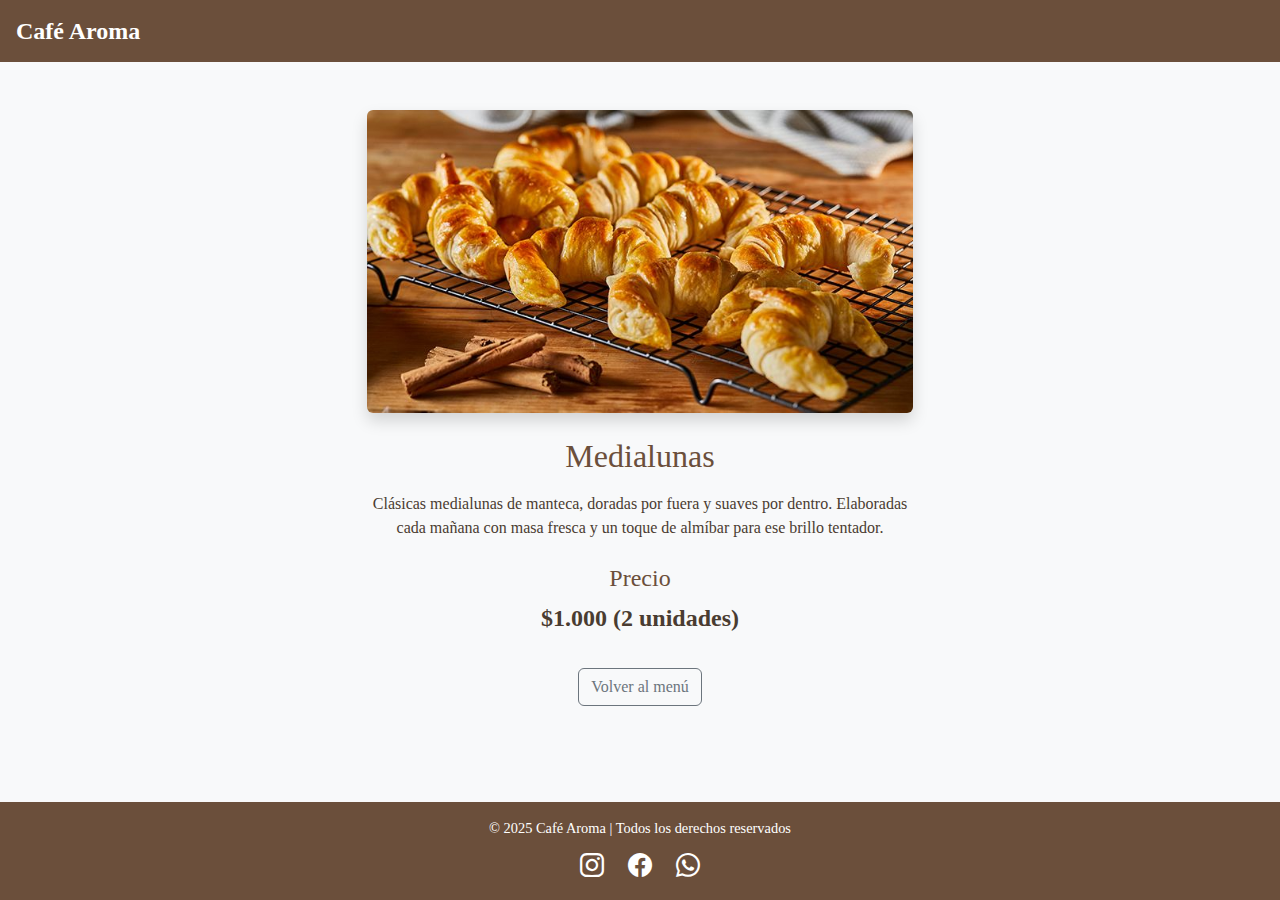
<file: pages/medialunas.html>
<!DOCTYPE html>
<html lang="es">
<head>
    <meta charset="UTF-8">
    <meta name="viewport" content="width=device-width, initial-scale=1.0">
    <title>Medialunas - Café Aroma</title>

    <link href="https://cdn.jsdelivr.net/npm/bootstrap@5.3.2/dist/css/bootstrap.min.css" rel="stylesheet">
    <link rel="stylesheet" href="https://cdn.jsdelivr.net/npm/bootstrap-icons@1.11.1/font/bootstrap-icons.css">
    <link rel="stylesheet" href="../css/style.css">
</head>

<body class="bg-light">

    <nav class="navbar navbar-expand-lg navbar-dark bg-coffee px-3">
        <a class="navbar-brand fw-bold" href="../index.html">Café Aroma</a>
    </nav>

    <main class="container py-5">

        <div class="row justify-content-center">
            <div class="col-md-6 text-center">
                
                <img src="../img/medialunas.jpg" class="img-fluid rounded shadow mb-4" alt="Medialunas">

                <h2 class="text-coffee">Medialunas</h2>
                <p class="mt-3">
                    Clásicas medialunas de manteca, doradas por fuera y suaves por dentro.
                    Elaboradas cada mañana con masa fresca y un toque de almíbar para ese brillo tentador.
                </p>

                <h4 class="text-coffee mt-4">Precio</h4>
                <p class="fs-4"><strong>$1.000 (2 unidades)</strong></p>

                <a href="menu.html" class="btn btn-outline-secondary mt-3">Volver al menú</a>

            </div>
        </div>

    </main>

    <footer class="bg-coffee text-white text-center py-3 mt-5">
        <p class="mb-2">© 2025 Café Aroma | Todos los derechos reservados</p>

        <div class="d-flex justify-content-center gap-4 fs-4">
            <a href="https://www.instagram.com/" target="_blank" class="text-white"><i class="bi bi-instagram"></i></a>
            <a href="https://www.facebook.com/" target="_blank" class="text-white"><i class="bi bi-facebook"></i></a>
            <a href="https://wa.me/5491112345678" target="_blank" class="text-white"><i class="bi bi-whatsapp"></i></a>
        </div>
    </footer>

    <script src="https://cdn.jsdelivr.net/npm/bootstrap@5.3.2/dist/js/bootstrap.bundle.min.js"></script>
</body>
</html>
</file>
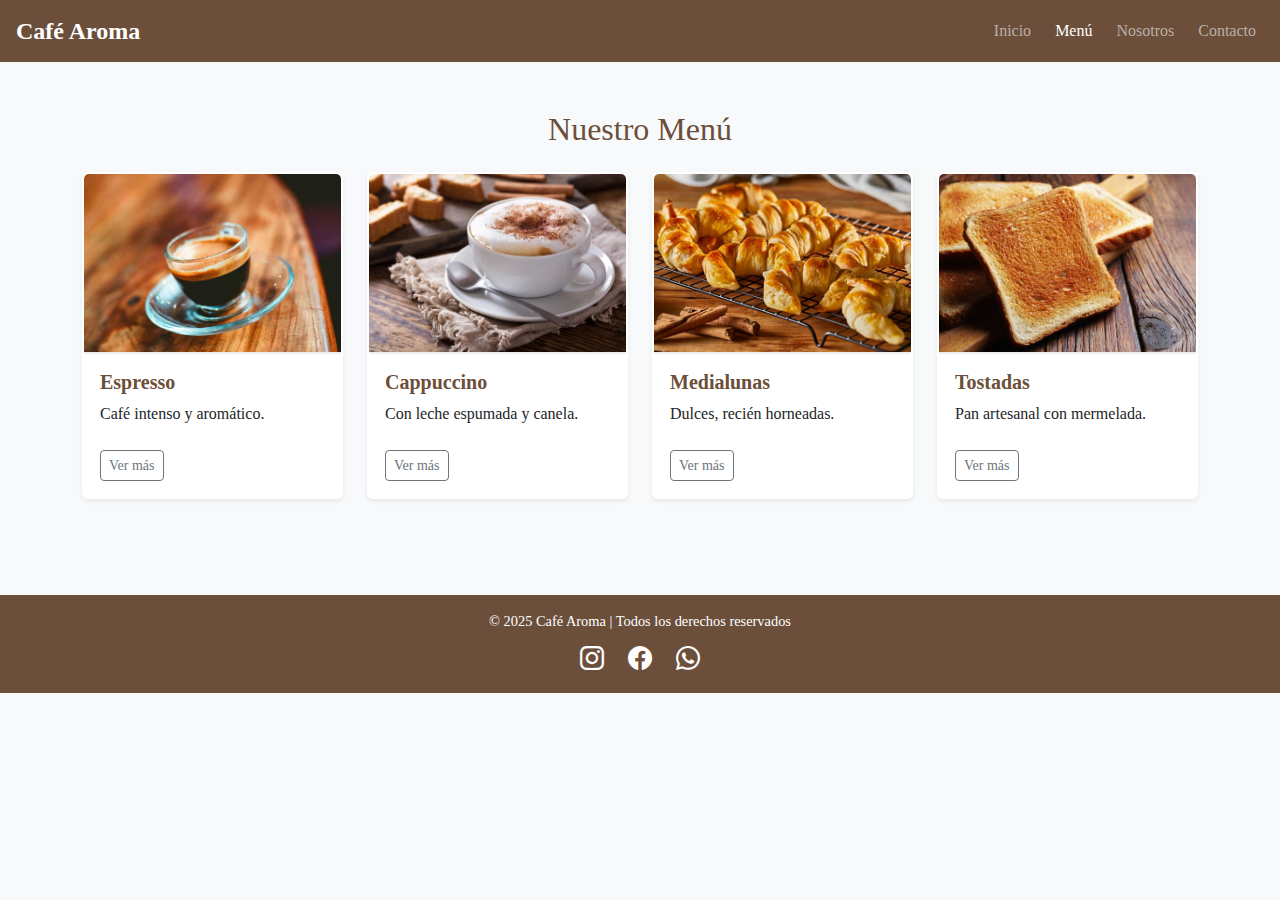
<file: pages/menu.html>
<!DOCTYPE html>
<html lang="es">
<head>
    <meta charset="UTF-8">
    <meta name="viewport" content="width=device-width, initial-scale=1.0">
    <title>Café Aroma - Menú</title>

    <!-- Bootstrap CSS -->
    <link href="https://cdn.jsdelivr.net/npm/bootstrap@5.3.2/dist/css/bootstrap.min.css" rel="stylesheet">

    <!-- Bootstrap Icons -->
    <link rel="stylesheet" href="https://cdn.jsdelivr.net/npm/bootstrap-icons@1.11.1/font/bootstrap-icons.css">

    <!-- Tu CSS -->
    <link rel="stylesheet" href="../css/style.css">
</head>

<body class="bg-light">

    <!-- NAVBAR -->
    <nav class="navbar navbar-expand-lg navbar-dark bg-coffee px-3">
        <a class="navbar-brand fw-bold" href="../index.html">Café Aroma</a>
        <button class="navbar-toggler" data-bs-toggle="collapse" data-bs-target="#navmenu">
            <span class="navbar-toggler-icon"></span>
        </button>

        <div class="collapse navbar-collapse" id="navmenu">
            <ul class="navbar-nav ms-auto gap-2">
                <li class="nav-item">
                    <a class="nav-link" href="../index.html">Inicio</a>
                </li>
                <li class="nav-item">
                    <a class="nav-link active" href="menu.html">Menú</a>
                </li>
                <li class="nav-item">
                    <a class="nav-link" href="nosotros.html">Nosotros</a>
                </li>
                <li class="nav-item">
                    <a class="nav-link" href="contacto.html">Contacto</a>
                </li>
            </ul>
        </div>
    </nav>

   <!-- MENÚ -->
<main class="container py-5">
    <h2 class="text-center text-coffee mb-4">Nuestro Menú</h2>

    <div class="menu-grid">

        <div class="card shadow-sm h-100">
            <img src="../img/espresso.jpg" class="card-img-top" alt="Espresso">
            <div class="card-body">
                <h5 class="card-title text-coffee">Espresso</h5>
                <p class="card-text">Café intenso y aromático.</p>
                <a href="espresso.html" class="btn btn-outline-secondary btn-sm mt-2">Ver más</a>
            </div>
        </div>

        <div class="card shadow-sm h-100">
            <img src="../img/cappuccino.jpg" class="card-img-top" alt="Cappuccino">
            <div class="card-body">
                <h5 class="card-title text-coffee">Cappuccino</h5>
                <p class="card-text">Con leche espumada y canela.</p>
                <a href="cappuccino.html" class="btn btn-outline-secondary btn-sm mt-2">Ver más</a>
            </div>
        </div>

        <div class="card shadow-sm h-100">
            <img src="../img/medialunas.jpg" class="card-img-top" alt="Medialunas">
            <div class="card-body">
                <h5 class="card-title text-coffee">Medialunas</h5>
                <p class="card-text">Dulces, recién horneadas.</p>
                <a href="medialunas.html" class="btn btn-outline-secondary btn-sm mt-2">Ver más</a>
            </div>
        </div>

        <div class="card shadow-sm h-100">
            <img src="../img/tostadas.jpg" class="card-img-top" alt="Tostadas">
            <div class="card-body">
                <h5 class="card-title text-coffee">Tostadas</h5>
                <p class="card-text">Pan artesanal con mermelada.</p>
                <a href="tostadas.html" class="btn btn-outline-secondary btn-sm mt-2">Ver más</a>
            </div>
        </div>

    </div>
</main>

    <!-- FOOTER CON REDES -->
    <footer class="bg-coffee text-white text-center py-3 mt-5">
        <p class="mb-2">© 2025 Café Aroma | Todos los derechos reservados</p>

        <div class="d-flex justify-content-center gap-4 fs-4">
            <a href="https://www.instagram.com/" target="_blank" class="text-white">
                <i class="bi bi-instagram"></i>
            </a>
            <a href="https://www.facebook.com/" target="_blank" class="text-white">
                <i class="bi bi-facebook"></i>
            </a>
            <a href="https://wa.me/5491112345678" target="_blank" class="text-white">
                <i class="bi bi-whatsapp"></i>
            </a>
        </div>
    </footer>

    <script src="https://cdn.jsdelivr.net/npm/bootstrap@5.3.2/dist/js/bootstrap.bundle.min.js"></script>
</body>
</html>
</file>
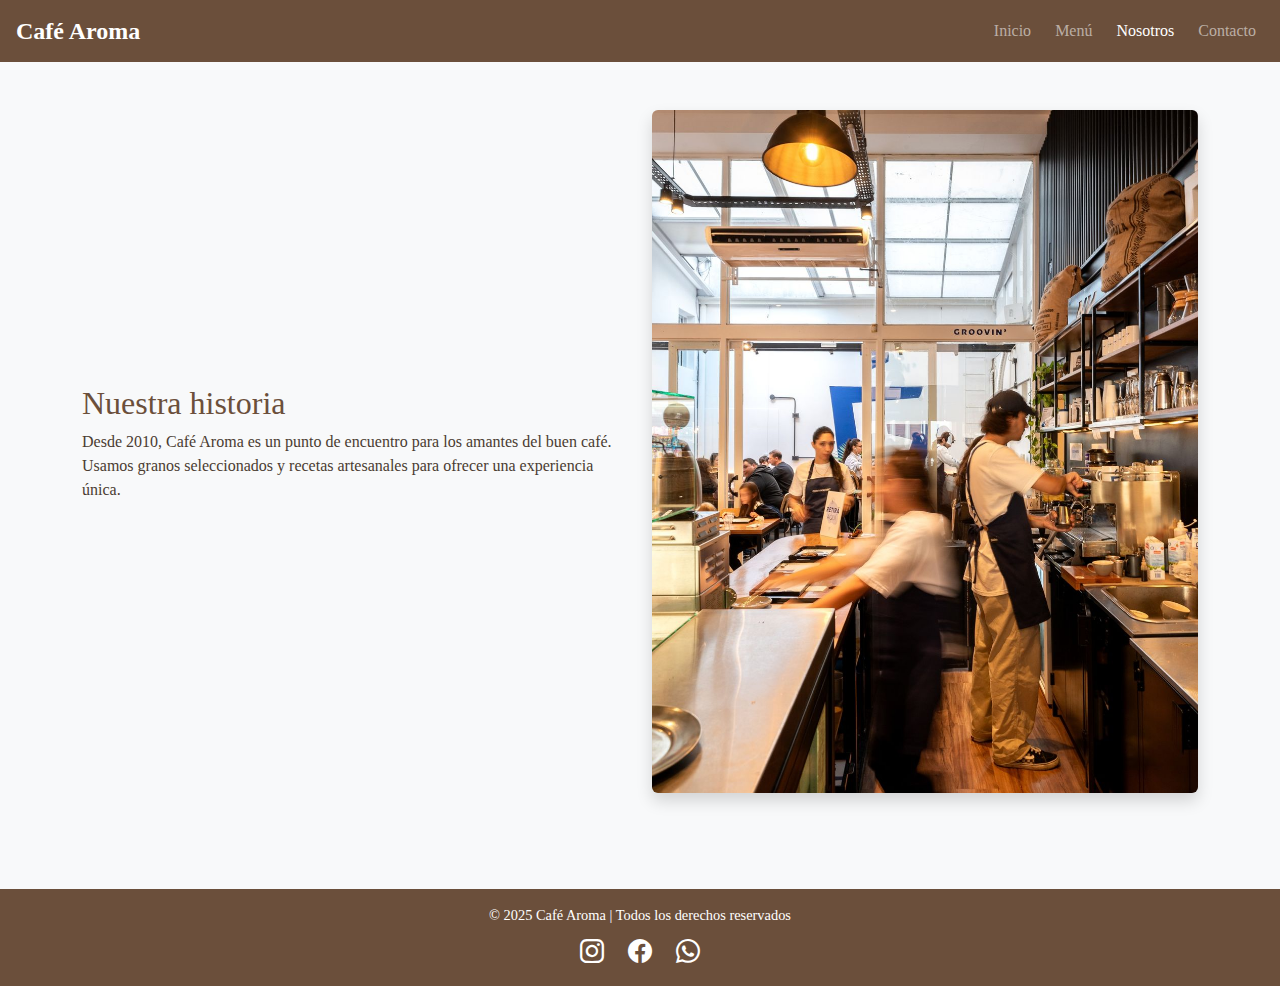
<file: pages/nosotros.html>
<!DOCTYPE html>
<html lang="es">
<head>
    <meta charset="UTF-8">
    <meta name="viewport" content="width=device-width, initial-scale=1.0">
    <title>Café Aroma - Nosotros</title>

    <!-- Bootstrap CSS -->
    <link href="https://cdn.jsdelivr.net/npm/bootstrap@5.3.2/dist/css/bootstrap.min.css" rel="stylesheet">

    <!-- Bootstrap Icons -->
    <link rel="stylesheet" href="https://cdn.jsdelivr.net/npm/bootstrap-icons@1.11.1/font/bootstrap-icons.css">

    <!-- Tu CSS -->
    <link rel="stylesheet" href="../css/style.css">
</head>

<body class="bg-light">

    <!-- NAVBAR -->
    <nav class="navbar navbar-expand-lg navbar-dark bg-coffee px-3">
        <a class="navbar-brand fw-bold" href="../index.html">Café Aroma</a>
        <button class="navbar-toggler" data-bs-toggle="collapse" data-bs-target="#navmenu">
            <span class="navbar-toggler-icon"></span>
        </button>

        <div class="collapse navbar-collapse" id="navmenu">
            <ul class="navbar-nav ms-auto gap-2">
                <li class="nav-item">
                    <a class="nav-link" href="../index.html">Inicio</a>
                </li>
                <li class="nav-item">
                    <a class="nav-link" href="menu.html">Menú</a>
                </li>
                <li class="nav-item">
                    <a class="nav-link active" href="nosotros.html">Nosotros</a>
                </li>
                <li class="nav-item">
                    <a class="nav-link" href="contacto.html">Contacto</a>
                </li>
            </ul>
        </div>
    </nav>

    <!-- NOSOTROS -->
    <main class="container py-5">
        <div class="row justify-content-center align-items-center g-4">

            <div class="col-md-6">
                <h2 class="text-coffee">Nuestra historia</h2>
                <p>
                    Desde 2010, Café Aroma es un punto de encuentro para los amantes del buen café.  
                    Usamos granos seleccionados y recetas artesanales para ofrecer una experiencia única.
                </p>
            </div>

            <div class="col-md-6">
                <img src="../img/cafeteria.jpg" class="img-fluid rounded shadow" alt="Interior del café">
            </div>

        </div>
    </main>

    <!-- FOOTER CON REDES -->
    <footer class="bg-coffee text-white text-center py-3 mt-5">
        <p class="mb-2">© 2025 Café Aroma | Todos los derechos reservados</p>

        <div class="d-flex justify-content-center gap-4 fs-4">

            <a href="https://www.instagram.com/" target="_blank" class="text-white">
                <i class="bi bi-instagram"></i>
            </a>

            <a href="https://www.facebook.com/" target="_blank" class="text-white">
                <i class="bi bi-facebook"></i>
            </a>

            <a href="https://wa.me/5491112345678" target="_blank" class="text-white">
                <i class="bi bi-whatsapp"></i>
            </a>

        </div>
    </footer>

    <script src="https://cdn.jsdelivr.net/npm/bootstrap@5.3.2/dist/js/bootstrap.bundle.min.js"></script>
</body>
</html>
</file>
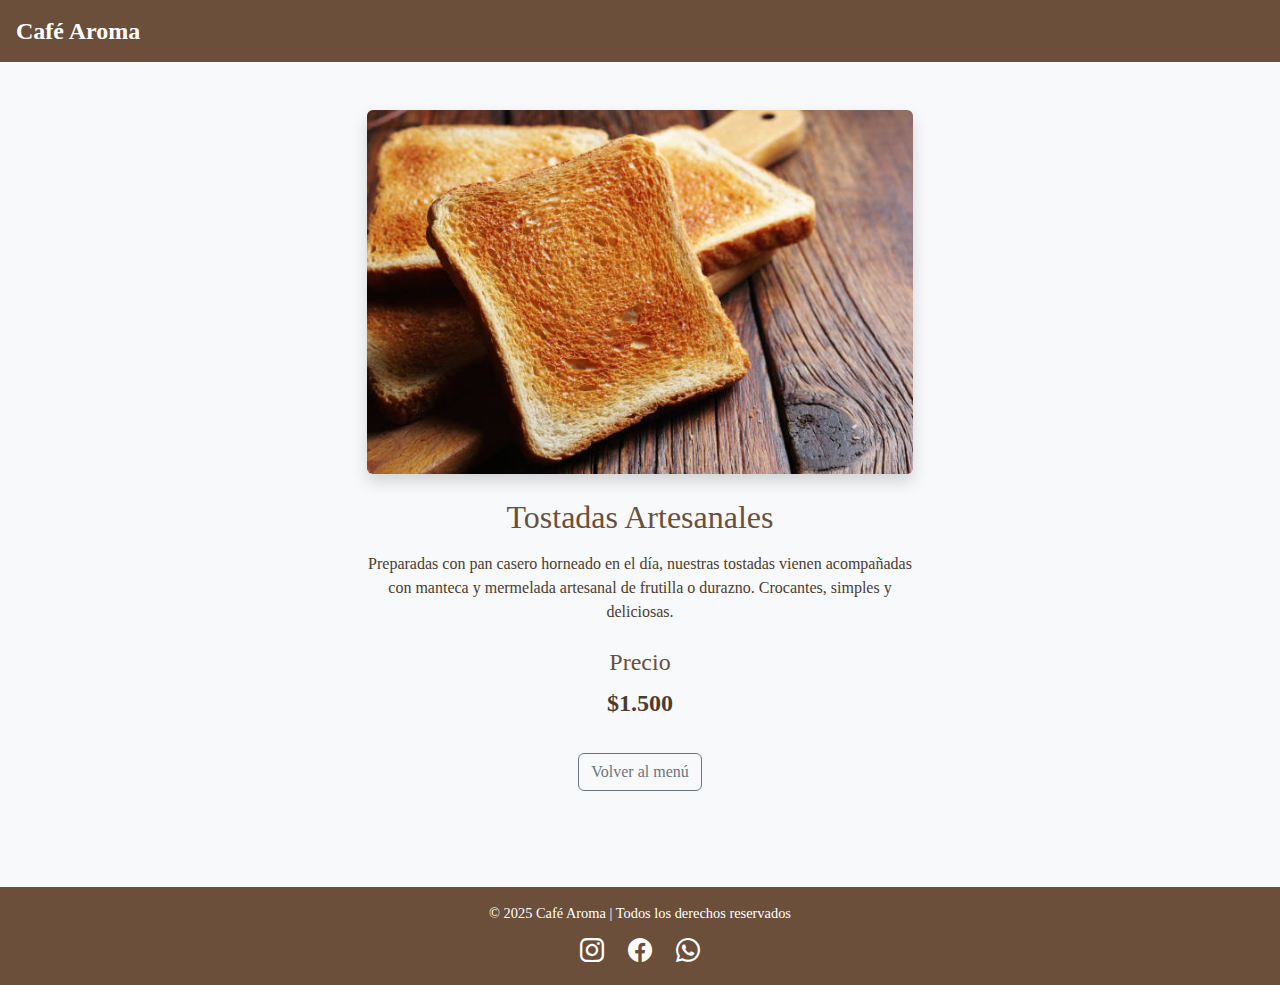
<file: pages/tostadas.html>
<!DOCTYPE html>
<html lang="es">
<head>
    <meta charset="UTF-8">
    <meta name="viewport" content="width=device-width, initial-scale=1.0">
    <title>Tostadas - Café Aroma</title>

    <link href="https://cdn.jsdelivr.net/npm/bootstrap@5.3.2/dist/css/bootstrap.min.css" rel="stylesheet">
    <link rel="stylesheet" href="https://cdn.jsdelivr.net/npm/bootstrap-icons@1.11.1/font/bootstrap-icons.css">
    <link rel="stylesheet" href="../css/style.css">
</head>

<body class="bg-light">

    <nav class="navbar navbar-expand-lg navbar-dark bg-coffee px-3">
        <a class="navbar-brand fw-bold" href="../index.html">Café Aroma</a>
    </nav>

    <main class="container py-5">

        <div class="row justify-content-center">
            <div class="col-md-6 text-center">
                
                <img src="../img/tostadas.jpg" class="img-fluid rounded shadow mb-4" alt="Tostadas">

                <h2 class="text-coffee">Tostadas Artesanales</h2>
                <p class="mt-3">
                    Preparadas con pan casero horneado en el día, nuestras tostadas vienen acompañadas
                    con manteca y mermelada artesanal de frutilla o durazno. Crocantes, simples y deliciosas.
                </p>

                <h4 class="text-coffee mt-4">Precio</h4>
                <p class="fs-4"><strong>$1.500</strong></p>

                <a href="menu.html" class="btn btn-outline-secondary mt-3">Volver al menú</a>

            </div>
        </div>

    </main>

    <footer class="bg-coffee text-white text-center py-3 mt-5">
        <p class="mb-2">© 2025 Café Aroma | Todos los derechos reservados</p>

        <div class="d-flex justify-content-center gap-4 fs-4">
            <a href="https://www.instagram.com/" target="_blank" class="text-white"><i class="bi bi-instagram"></i></a>
            <a href="https://www.facebook.com/" target="_blank" class="text-white"><i class="bi bi-facebook"></i></a>
            <a href="https://wa.me/5491112345678" target="_blank" class="text-white"><i class="bi bi-whatsapp"></i></a>
        </div>
    </footer>

    <script src="https://cdn.jsdelivr.net/npm/bootstrap@5.3.2/dist/js/bootstrap.bundle.min.js"></script>
</body>
</html>
</file>
<file: css/style.css>
/* Reset */
*,
*::before,
*::after {
    box-sizing: border-box;
    margin: 0;
    padding: 0;
}

/* Paleta personalizada Café Aroma */
.bg-coffee {
    background-color: #6b4f3b !important;
}

.text-coffee {
    color: #6b4f3b !important;
}

body {
    background-color: #f8f1e4;
    color: #4a3c31;
    font-family: 'Georgia', serif;
}

/* Navbar */
.navbar-brand {
    font-size: 1.5rem;
}

/* Cards del menú */
.card-title {
    font-weight: bold;
}

/* Imágenes de las cards */
.card-img-top {
    width: 100%;
    height: 180px;
    object-fit: cover;
    border-bottom: 2px solid #eee;
    transition: transform 0.3s ease;
}

/* Footer */
footer {
    font-size: 0.9rem;
}

/* ANIMACIONES HOVER PARA LAS CARDS + BORDE */
.card {
    border: 2px solid transparent;
    transition: 
        transform 0.25s ease, 
        box-shadow 0.25s ease,
        border-color 0.3s ease;
}

.card:hover {
    transform: translateY(-6px);
    box-shadow: 0 8px 18px rgba(0, 0, 0, 0.15);
    border-color: #6b4f3b;
}

.card:hover .card-img-top {
    transform: scale(1.03);
}

/* ============================= */
/* FLEXBOX (pedido por el profe) */
/* ============================= */

/* Footer con flex (aunque Bootstrap lo use, acá es CSS puro) */
footer div {
    display: flex;
    justify-content: center;
    align-items: center;
    gap: 1.5rem;
}

/* ============================= */
/* GRID (pedido por el profe)    */
/* ============================= */

/* Grilla del menú (reemplaza la idea visual, no Bootstrap) */
.menu-grid {
    display: grid;
    grid-template-columns: repeat(4, 1fr);
    gap: 1.5rem;
}

/* ============================= */
/* MEDIA QUERIES (obligatorias)  */
/* ============================= */

@media (max-width: 992px) {
    .menu-grid {
        grid-template-columns: repeat(2, 1fr);
    }
}

@media (max-width: 576px) {
    .menu-grid {
        grid-template-columns: 1fr;
    }

    footer {
        font-size: 0.8rem;
    }
}
</file>
<file: style.css>
/* Reset */
*,
*::before,
*::after {
    box-sizing: border-box;
    margin: 0;
    padding: 0;
}

/* Paleta personalizada Café Aroma */
.bg-coffee {
    background-color: #6b4f3b !important;
}

.text-coffee {
    color: #6b4f3b !important;
}

body {
    background-color: #f8f1e4;
    color: #4a3c31;
    font-family: 'Georgia', serif;
}

/* Navbar */
.navbar-brand {
    font-size: 1.5rem;
}

/* Cards del menú */
.card-title {
    font-weight: bold;
}

/* Imágenes de las cards */
.card-img-top {
    width: 100%;
    height: 180px;
    object-fit: cover;
    border-bottom: 2px solid #eee;

    /* Suavidad del zoom */
    transition: transform 0.3s ease;
}

/* Footer */
footer {
    font-size: 0.9rem;
}

/* 🔥 ANIMACIONES HOVER PARA LAS CARDS + BORDE */
.card {
    border: 2px solid transparent;   /* ← necesario para la transición */
    transition: 
        transform 0.25s ease, 
        box-shadow 0.25s ease,
        border-color 0.3s ease;       /* ← animación del borde */
}

.card:hover {
    transform: translateY(-6px);
    box-shadow: 0 8px 18px rgba(0, 0, 0, 0.15);

    /* Borde café animado */
    border-color: #6b4f3b;
}

/* Zoom suave en la imagen */
.card:hover .card-img-top {
    transform: scale(1.03);
}
</file>
